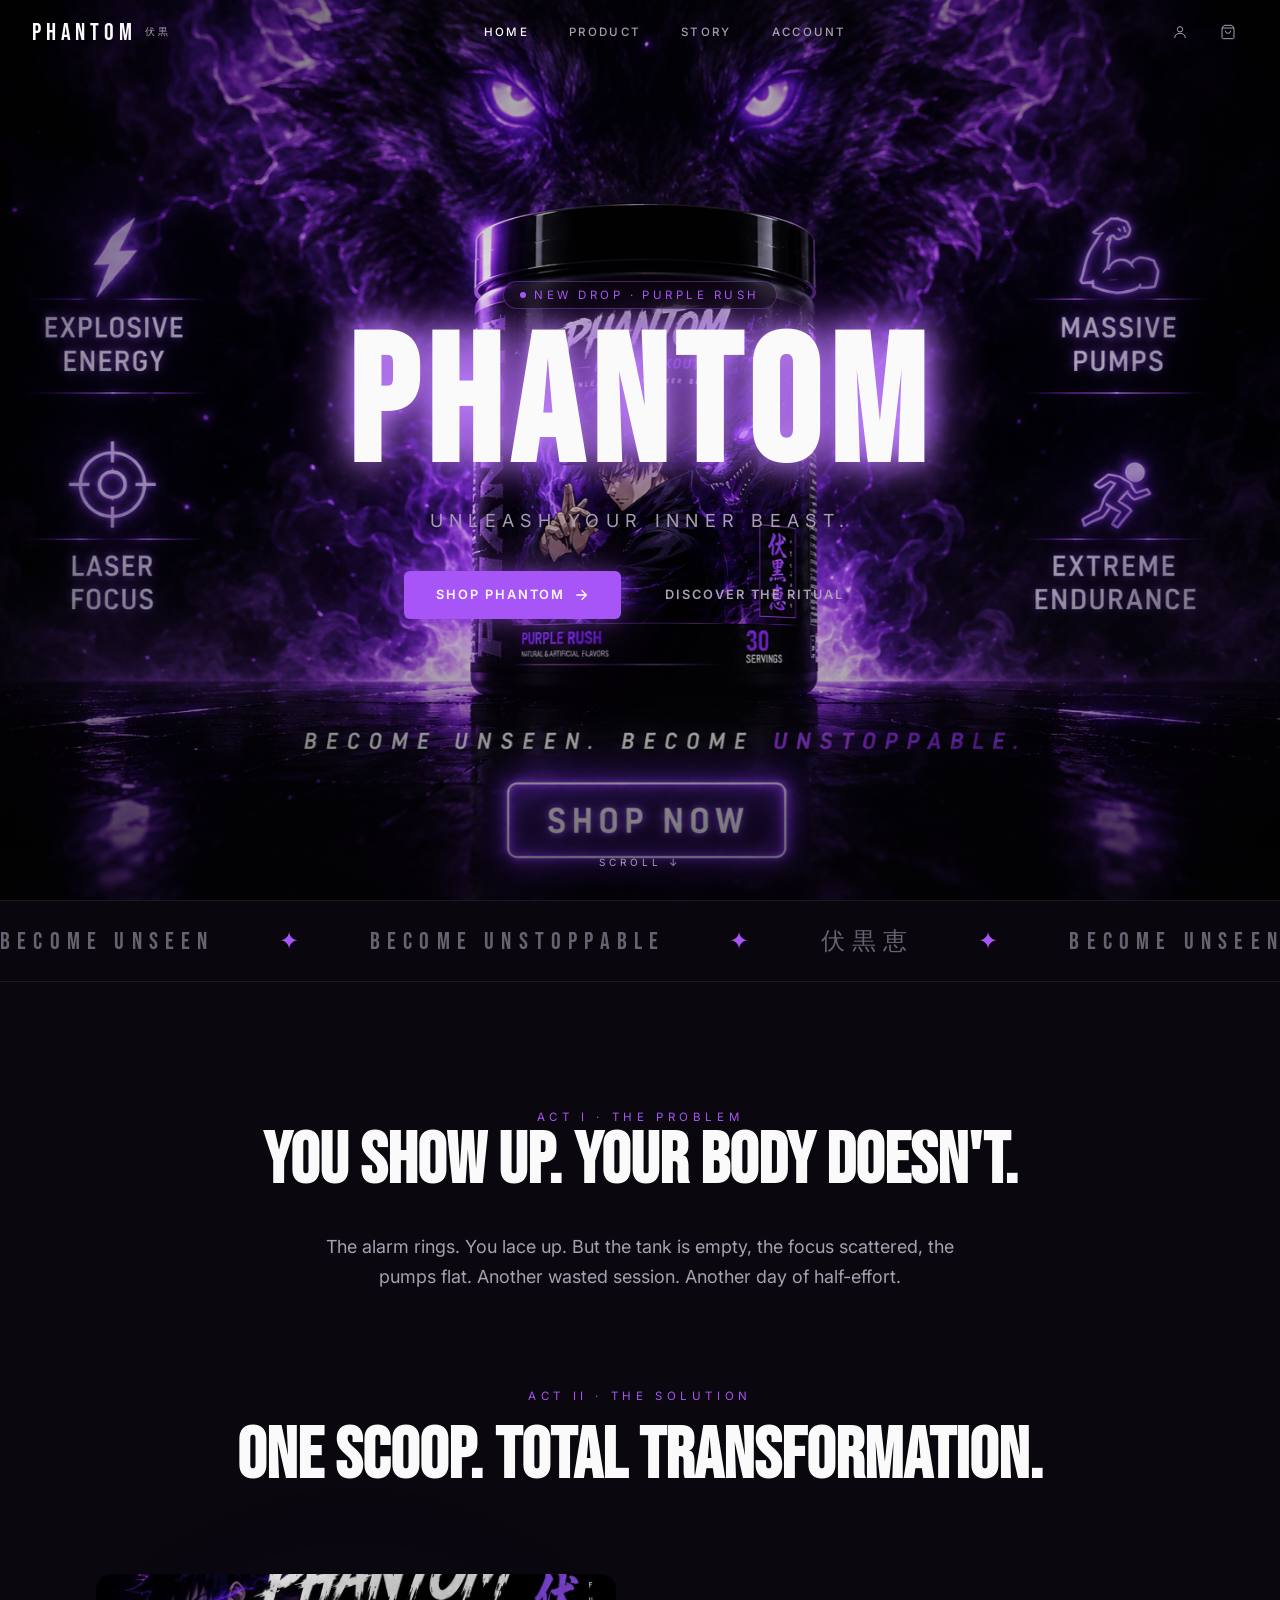
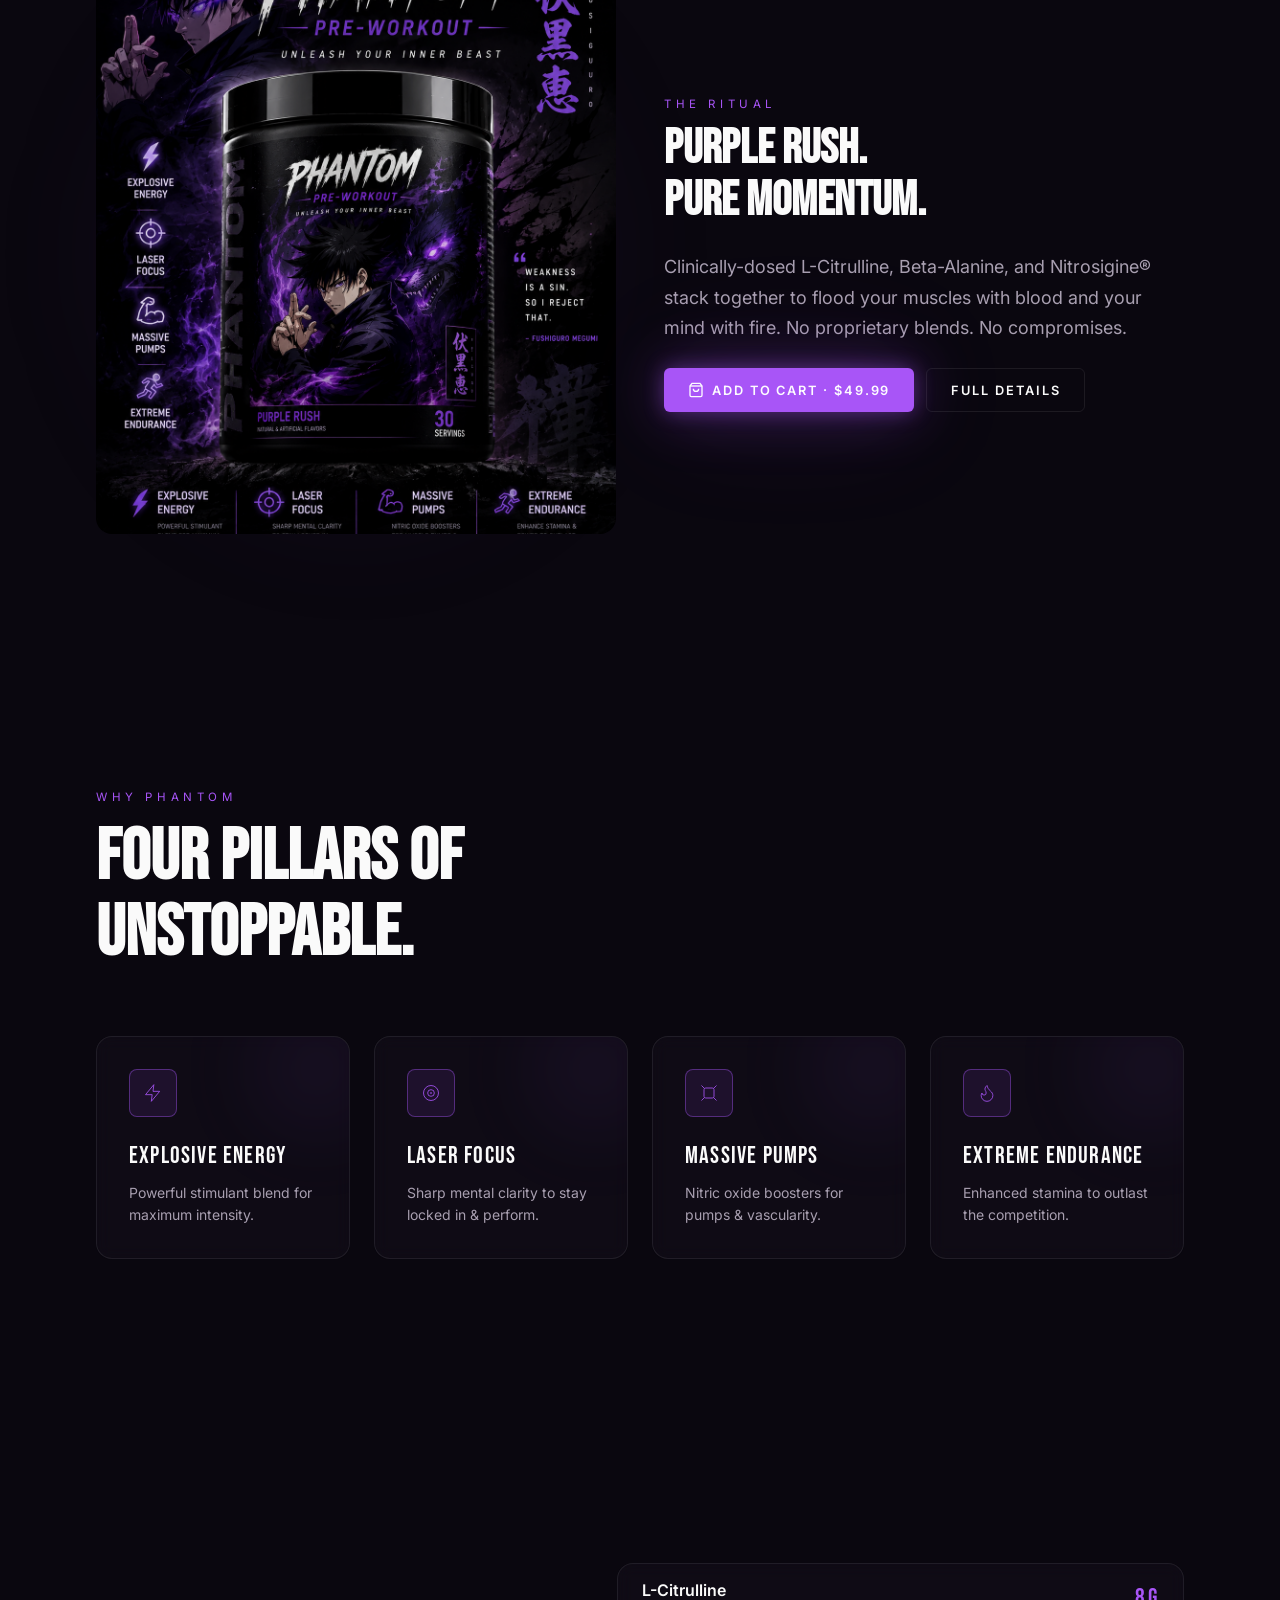
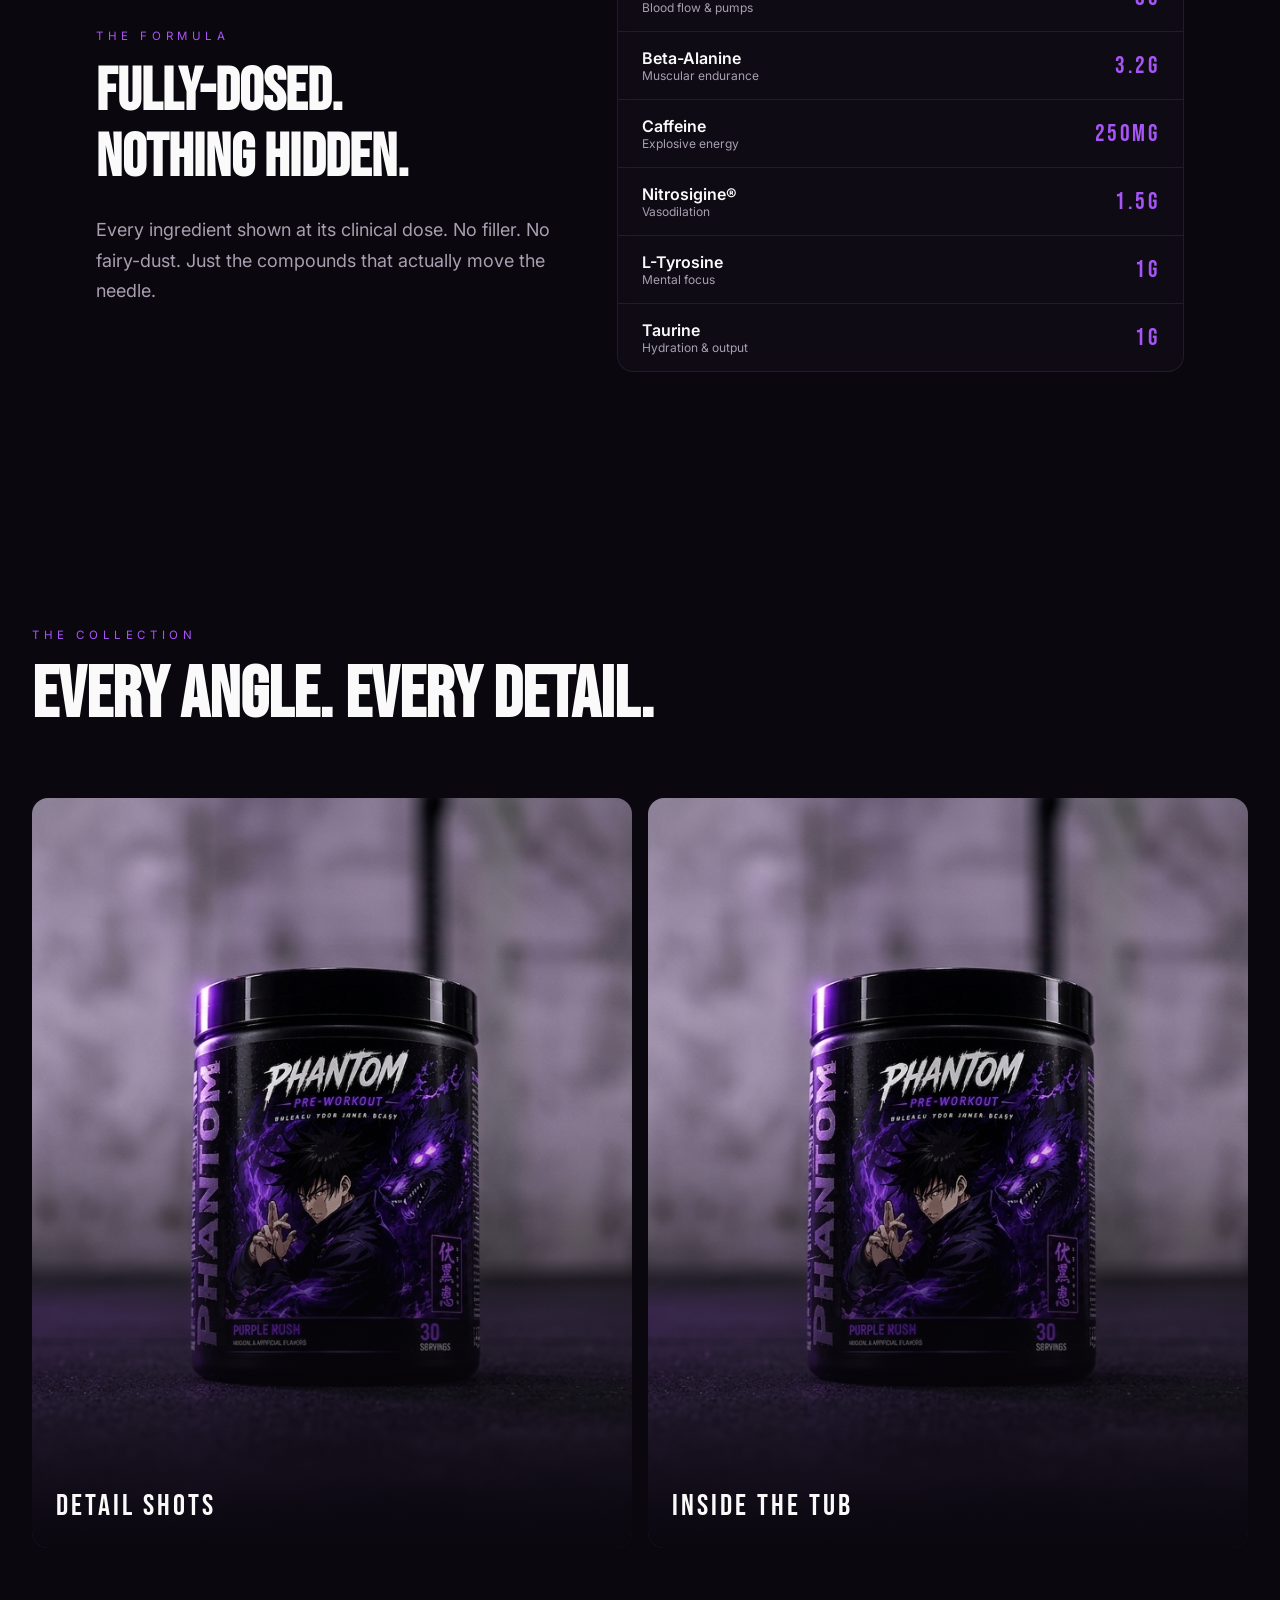
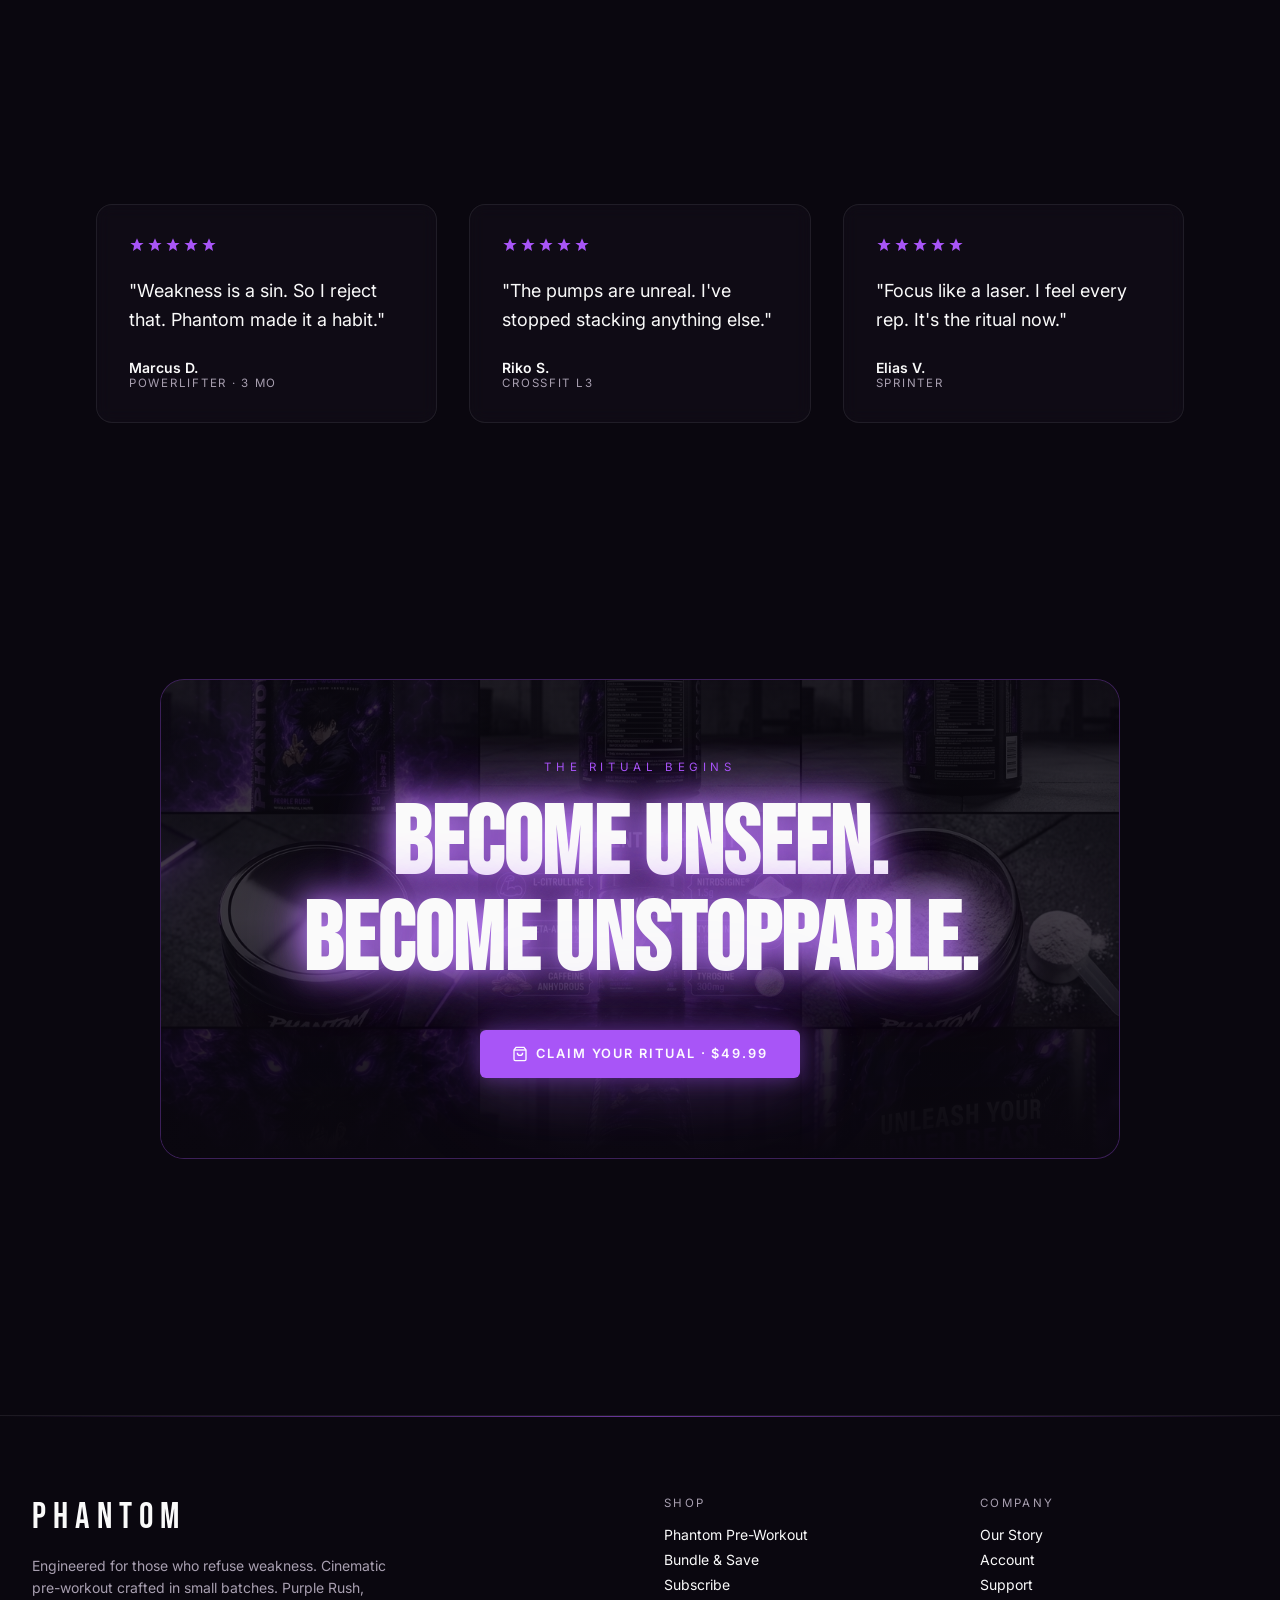
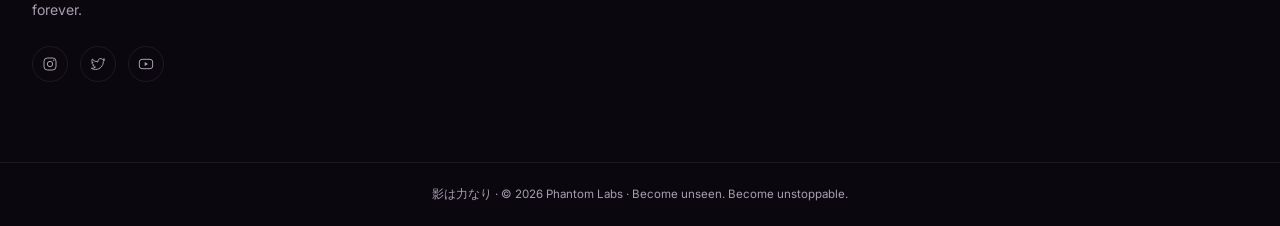
<file: index.html>
<!DOCTYPE html>
<html lang="en">
<head>
<meta charset="UTF-8">
<meta name="viewport" content="width=device-width, initial-scale=1">
<title>PHANTOM — Unleash Your Inner Beast</title>
<meta name="description" content="PHANTOM Pre-Workout. Explosive energy, laser focus, massive pumps. Purple Rush flavor. 30 servings of unstoppable.">
<link rel="icon" href="data:,">
<link rel="stylesheet" href="styles.css">
</head>
<body>

<header class="nav" id="siteNav">
  <div class="nav-inner">
    <a href="index.html" class="brand">
      <span class="logo">PHANTOM</span>
      <span class="kanji">伏黒</span>
    </a>
    <nav class="nav-links">
      <a class="nav-link active" href="index.html">Home</a>
      <a class="nav-link" href="product.html">Product</a>
      <a class="nav-link" href="about.html">Story</a>
      <a class="nav-link" href="account.html">Account</a>
    </nav>
    <div class="nav-actions">
      <a href="account.html" class="btn-icon account-link" aria-label="Account">
        <svg viewBox="0 0 24 24" fill="none" stroke="currentColor" stroke-width="1.5"><circle cx="12" cy="8" r="4"/><path d="M4 21c0-4.4 3.6-7 8-7s8 2.6 8 7"/></svg>
      </a>
      <button class="btn-icon" id="cartBtn" aria-label="Cart">
        <svg viewBox="0 0 24 24" fill="none" stroke="currentColor" stroke-width="1.5"><path d="M6 2 3 6v14a2 2 0 0 0 2 2h14a2 2 0 0 0 2-2V6l-3-4Z"/><path d="M3 6h18"/><path d="M16 10a4 4 0 0 1-8 0"/></svg>
        <span class="cart-badge" id="cartBadgeNav">0</span>
      </button>
      <button class="btn-icon menu-toggle" id="menuToggle" aria-label="Menu">
        <svg viewBox="0 0 24 24" fill="none" stroke="currentColor" stroke-width="1.5"><path d="M4 7h16M4 12h16M4 17h16"/></svg>
      </button>
    </div>
  </div>
  <div class="mobile-menu" id="mobileMenu">
    <div class="inner">
      <a href="index.html">Home</a>
      <a href="product.html">Product</a>
      <a href="about.html">Story</a>
      <a href="account.html">Account</a>
    </div>
  </div>
</header>

<main>

  <!-- HERO -->
  <section class="hero" id="hero">
    <div class="hero-media">
      <img src="Hero image.png" alt="Phantom pre-workout cinematic hero">
    </div>
    <div class="hero-overlay"></div>
    <div class="hero-vignette"></div>
    <div class="hero-content">
      <div class="hero-badge"><span class="dot"></span>New Drop · Purple Rush</div>
      <h1 class="text-glow">PHANTOM</h1>
      <p class="hero-sub text-balance">Unleash your inner beast.</p>
      <div class="hero-cta">
        <a href="product.html" class="btn btn-primary btn-lg glow">Shop Phantom
          <svg width="16" height="16" viewBox="0 0 24 24" fill="none" stroke="currentColor" stroke-width="2"><path d="M5 12h14M13 5l7 7-7 7"/></svg>
        </a>
        <a href="#story" class="btn btn-ghost btn-lg">Discover the ritual</a>
      </div>
    </div>
    <div class="scroll-hint">Scroll ↓</div>
  </section>

  <!-- MARQUEE -->
  <section class="marquee-wrap">
    <div class="marquee" id="marquee"></div>
  </section>

  <!-- PROBLEM / SOLUTION -->
  <section id="story" class="section">
    <div class="section-narrow">
      <div class="eyebrow reveal">Act I · The Problem</div>
      <h2 class="story-h2 reveal">You show up. Your body doesn't.</h2>
      <p class="story-body reveal">The alarm rings. You lace up. But the tank is empty, the focus scattered, the pumps flat. Another wasted session. Another day of half-effort.</p>
    </div>

    <div class="wrap" style="max-width:1152px;margin-top:96px;">
      <div class="eyebrow reveal" style="text-align:center;">Act II · The Solution</div>
      <h2 class="story-h2 reveal" style="text-align:center;margin-top:16px;">One scoop. Total transformation.</h2>

      <div class="solution-grid">
        <div class="solution-media reveal">
          <div class="glow"></div>
          <img src="image.png" alt="Phantom pre-workout tub">
        </div>
        <div class="solution-copy reveal">
          <div class="eyebrow">The Ritual</div>
          <h3 style="margin-top:12px;">Purple Rush.<br>Pure momentum.</h3>
          <p>Clinically-dosed L-Citrulline, Beta-Alanine, and Nitrosigine® stack together to flood your muscles with blood and your mind with fire. No proprietary blends. No compromises.</p>
          <div class="actions">
            <button class="btn btn-primary glow" data-add-phantom>
              <svg width="16" height="16" viewBox="0 0 24 24" fill="none" stroke="currentColor" stroke-width="2"><path d="M6 2 3 6v14a2 2 0 0 0 2 2h14a2 2 0 0 0 2-2V6l-3-4Z"/><path d="M3 6h18"/><path d="M16 10a4 4 0 0 1-8 0"/></svg>
              Add to cart · $49.99
            </button>
            <a href="product.html" class="btn btn-outline">Full details</a>
          </div>
        </div>
      </div>
    </div>
  </section>

  <!-- PILLARS -->
  <section class="section">
    <div class="wrap" style="max-width:1152px;">
      <div class="eyebrow reveal">Why Phantom</div>
      <h2 class="story-h2 reveal" style="margin-top:16px;max-width:42rem;">Four pillars of unstoppable.</h2>

      <div class="pillars-grid">
        <div class="pillar reveal">
          <div class="blob"></div>
          <div class="ico"><svg viewBox="0 0 24 24" fill="none" stroke="currentColor"><path d="M13 2 3 14h8l-1 8 10-12h-8l1-8Z"/></svg></div>
          <div class="t">Explosive Energy</div>
          <p class="b">Powerful stimulant blend for maximum intensity.</p>
        </div>
        <div class="pillar reveal">
          <div class="blob"></div>
          <div class="ico"><svg viewBox="0 0 24 24" fill="none" stroke="currentColor"><circle cx="12" cy="12" r="9"/><circle cx="12" cy="12" r="4"/><circle cx="12" cy="12" r="0.5" fill="currentColor"/></svg></div>
          <div class="t">Laser Focus</div>
          <p class="b">Sharp mental clarity to stay locked in & perform.</p>
        </div>
        <div class="pillar reveal">
          <div class="blob"></div>
          <div class="ico"><svg viewBox="0 0 24 24" fill="none" stroke="currentColor"><path d="M6.5 6.5 3 3M6.5 17.5 3 21M17.5 6.5 21 3M17.5 17.5 21 21"/><rect x="6" y="6" width="12" height="12" rx="2"/></svg></div>
          <div class="t">Massive Pumps</div>
          <p class="b">Nitric oxide boosters for pumps & vascularity.</p>
        </div>
        <div class="pillar reveal">
          <div class="blob"></div>
          <div class="ico"><svg viewBox="0 0 24 24" fill="none" stroke="currentColor"><path d="M8.5 14.5A2.5 2.5 0 0 0 11 12c0-1.38-.5-2-1-3-1.072-2.143-.224-4.054 2-6 .5 2.5 2 4.9 4 6.5 2 1.6 3 3.5 3 5.5a7 7 0 1 1-14 0c0-1.153.433-2.294 1-3a2.5 2.5 0 0 0 2.5 2.5"/></svg></div>
          <div class="t">Extreme Endurance</div>
          <p class="b">Enhanced stamina to outlast the competition.</p>
        </div>
      </div>
    </div>
  </section>

  <!-- INGREDIENTS -->
  <section class="section">
    <div class="wrap" style="max-width:1152px;">
      <div class="ingredient-grid">
        <div class="ingredient-copy reveal">
          <div class="eyebrow">The Formula</div>
          <h2 style="margin-top:16px;">Fully-dosed.<br>Nothing hidden.</h2>
          <p>Every ingredient shown at its clinical dose. No filler. No fairy-dust. Just the compounds that actually move the needle.</p>
        </div>
        <div class="ingredient-list reveal">
          <div class="ingredient-row"><div><div class="n">L-Citrulline</div><div class="note">Blood flow & pumps</div></div><div class="dose">8g</div></div>
          <div class="ingredient-row"><div><div class="n">Beta-Alanine</div><div class="note">Muscular endurance</div></div><div class="dose">3.2g</div></div>
          <div class="ingredient-row"><div><div class="n">Caffeine</div><div class="note">Explosive energy</div></div><div class="dose">250mg</div></div>
          <div class="ingredient-row"><div><div class="n">Nitrosigine®</div><div class="note">Vasodilation</div></div><div class="dose">1.5g</div></div>
          <div class="ingredient-row"><div><div class="n">L-Tyrosine</div><div class="note">Mental focus</div></div><div class="dose">1g</div></div>
          <div class="ingredient-row"><div><div class="n">Taurine</div><div class="note">Hydration & output</div></div><div class="dose">1g</div></div>
        </div>
      </div>
    </div>
  </section>

  <!-- GALLERY -->
  <section class="section">
    <div class="wrap">
      <div class="eyebrow reveal">The Collection</div>
      <h2 class="story-h2 reveal" style="margin-top:16px;">Every angle. Every detail.</h2>

      <div class="gallery-grid">
        <div class="gallery-card reveal">
          <img src="Gemini_Generated_Image_ks1yljks1yljks1y.png" alt="Phantom lineup">
          <div class="label">DETAIL SHOTS</div>
        </div>
        <div class="gallery-card reveal">
          <img src="Gemini_Generated_Image_ks1yljks1yljks1y.png" alt="Phantom ingredients">
          <div class="label">INSIDE THE TUB</div>
        </div>
      </div>
    </div>
  </section>

  <!-- SOCIAL PROOF -->
  <section class="section">
    <div class="wrap" style="max-width:1152px;">
      <div class="testimonial-grid">
        <div class="testimonial reveal">
          <div class="stars">
            <svg viewBox="0 0 24 24"><path d="M12 2l3 7h7l-5.6 4.2L18 21l-6-4.2L6 21l1.6-7.8L2 9h7z"/></svg>
            <svg viewBox="0 0 24 24"><path d="M12 2l3 7h7l-5.6 4.2L18 21l-6-4.2L6 21l1.6-7.8L2 9h7z"/></svg>
            <svg viewBox="0 0 24 24"><path d="M12 2l3 7h7l-5.6 4.2L18 21l-6-4.2L6 21l1.6-7.8L2 9h7z"/></svg>
            <svg viewBox="0 0 24 24"><path d="M12 2l3 7h7l-5.6 4.2L18 21l-6-4.2L6 21l1.6-7.8L2 9h7z"/></svg>
            <svg viewBox="0 0 24 24"><path d="M12 2l3 7h7l-5.6 4.2L18 21l-6-4.2L6 21l1.6-7.8L2 9h7z"/></svg>
          </div>
          <p>"Weakness is a sin. So I reject that. Phantom made it a habit."</p>
          <div class="name">Marcus D.</div>
          <div class="role">Powerlifter · 3 mo</div>
        </div>
        <div class="testimonial reveal">
          <div class="stars">
            <svg viewBox="0 0 24 24"><path d="M12 2l3 7h7l-5.6 4.2L18 21l-6-4.2L6 21l1.6-7.8L2 9h7z"/></svg>
            <svg viewBox="0 0 24 24"><path d="M12 2l3 7h7l-5.6 4.2L18 21l-6-4.2L6 21l1.6-7.8L2 9h7z"/></svg>
            <svg viewBox="0 0 24 24"><path d="M12 2l3 7h7l-5.6 4.2L18 21l-6-4.2L6 21l1.6-7.8L2 9h7z"/></svg>
            <svg viewBox="0 0 24 24"><path d="M12 2l3 7h7l-5.6 4.2L18 21l-6-4.2L6 21l1.6-7.8L2 9h7z"/></svg>
            <svg viewBox="0 0 24 24"><path d="M12 2l3 7h7l-5.6 4.2L18 21l-6-4.2L6 21l1.6-7.8L2 9h7z"/></svg>
          </div>
          <p>"The pumps are unreal. I've stopped stacking anything else."</p>
          <div class="name">Riko S.</div>
          <div class="role">CrossFit L3</div>
        </div>
        <div class="testimonial reveal">
          <div class="stars">
            <svg viewBox="0 0 24 24"><path d="M12 2l3 7h7l-5.6 4.2L18 21l-6-4.2L6 21l1.6-7.8L2 9h7z"/></svg>
            <svg viewBox="0 0 24 24"><path d="M12 2l3 7h7l-5.6 4.2L18 21l-6-4.2L6 21l1.6-7.8L2 9h7z"/></svg>
            <svg viewBox="0 0 24 24"><path d="M12 2l3 7h7l-5.6 4.2L18 21l-6-4.2L6 21l1.6-7.8L2 9h7z"/></svg>
            <svg viewBox="0 0 24 24"><path d="M12 2l3 7h7l-5.6 4.2L18 21l-6-4.2L6 21l1.6-7.8L2 9h7z"/></svg>
            <svg viewBox="0 0 24 24"><path d="M12 2l3 7h7l-5.6 4.2L18 21l-6-4.2L6 21l1.6-7.8L2 9h7z"/></svg>
          </div>
          <p>"Focus like a laser. I feel every rep. It's the ritual now."</p>
          <div class="name">Elias V.</div>
          <div class="role">Sprinter</div>
        </div>
      </div>
    </div>
  </section>

  <!-- FINAL CTA -->
  <section class="section">
    <div class="wrap" style="max-width:1024px;">
      <div class="finalcta-box reveal">
        <div class="finalcta-bg"><img src="Gemini_Generated_Image_ql1itoql1itoql1i.png" alt=""></div>
        <div class="eyebrow">The Ritual Begins</div>
        <h2 class="text-glow">Become unseen.<br>Become unstoppable.</h2>
        <div class="actions">
          <button class="btn btn-primary btn-lg glow" data-add-phantom>
            <svg width="16" height="16" viewBox="0 0 24 24" fill="none" stroke="currentColor" stroke-width="2"><path d="M6 2 3 6v14a2 2 0 0 0 2 2h14a2 2 0 0 0 2-2V6l-3-4Z"/><path d="M3 6h18"/><path d="M16 10a4 4 0 0 1-8 0"/></svg>
            Claim your ritual · $49.99
          </button>
        </div>
      </div>
    </div>
  </section>

  <!-- QUICK BUY -->
  <div class="quickbuy" id="quickBuy">
    <div class="quickbuy-inner">
      <img src="image.png" alt="">
      <div class="quickbuy-info">
        <div class="name">Phantom Pre-Workout</div>
        <div class="price">Purple Rush · $49.99</div>
      </div>
      <button class="btn btn-primary quickbuy-btn" data-add-phantom>Add
        <svg width="14" height="14" viewBox="0 0 24 24" fill="none" stroke="currentColor" stroke-width="2"><path d="M5 12h14M13 5l7 7-7 7"/></svg>
      </button>
    </div>
  </div>

</main>

<footer class="footer">
  <div class="footer-inner">
    <div class="footer-brand">
      <div class="footer-logo">PHANTOM</div>
      <p>Engineered for those who refuse weakness. Cinematic pre-workout crafted in small batches. Purple Rush, forever.</p>
      <div class="footer-socials">
        <a href="#" aria-label="Instagram"><svg viewBox="0 0 24 24" fill="none" stroke="currentColor" stroke-width="1.5"><rect x="3" y="3" width="18" height="18" rx="5"/><circle cx="12" cy="12" r="4"/><circle cx="17.5" cy="6.5" r="0.5" fill="currentColor"/></svg></a>
        <a href="#" aria-label="Twitter"><svg viewBox="0 0 24 24" fill="none" stroke="currentColor" stroke-width="1.5"><path d="M22 5.8c-.7.3-1.5.6-2.3.7.8-.5 1.5-1.3 1.8-2.3-.8.5-1.7.8-2.6 1a4.1 4.1 0 0 0-7 3.7A11.6 11.6 0 0 1 3.4 4.6a4.1 4.1 0 0 0 1.3 5.5c-.6 0-1.3-.2-1.8-.5v.1c0 2 1.4 3.6 3.3 4a4.1 4.1 0 0 1-1.8.1c.5 1.6 2 2.8 3.8 2.8A8.2 8.2 0 0 1 2 18.4a11.6 11.6 0 0 0 6.3 1.8c7.5 0 11.7-6.3 11.7-11.7v-.5c.8-.6 1.5-1.3 2-2.2Z"/></svg></a>
        <a href="#" aria-label="YouTube"><svg viewBox="0 0 24 24" fill="none" stroke="currentColor" stroke-width="1.5"><rect x="2" y="5" width="20" height="14" rx="4"/><path d="m10 9 5 3-5 3Z" fill="currentColor" stroke="none"/></svg></a>
      </div>
    </div>
    <div class="footer-col">
      <div class="h">Shop</div>
      <ul>
        <li><a href="product.html">Phantom Pre-Workout</a></li>
        <li><a href="product.html">Bundle & Save</a></li>
        <li><a href="product.html">Subscribe</a></li>
      </ul>
    </div>
    <div class="footer-col">
      <div class="h">Company</div>
      <ul>
        <li><a href="about.html">Our Story</a></li>
        <li><a href="account.html">Account</a></li>
        <li><a href="#">Support</a></li>
      </ul>
    </div>
  </div>
  <div class="footer-bottom">影は力なり · © 2026 Phantom Labs · Become unseen. Become unstoppable.</div>
</footer>

<div class="overlay" id="cartOverlay"></div>
<aside class="cart-sheet" id="cartSheet">
  <div class="cart-sheet-head">
    <div class="title">Your Cart</div>
    <button id="cartSheetClose" aria-label="Close cart">
      <svg viewBox="0 0 24 24" fill="none" stroke="currentColor" stroke-width="1.5"><path d="M18 6 6 18M6 6l12 12"/></svg>
    </button>
  </div>
  <div id="cartItemsBody" style="flex:1;overflow-y:auto;"></div>
  <div class="cart-footer" id="cartSheetFooter"></div>
</aside>

<div class="toast-host" id="toastHost"></div>

<script src="cart.js"></script>
<script src="main.js"></script>
<script>
  var marqueeEl = document.getElementById("marquee");
  var groups = [];
  for (var i = 0; i < 8; i++) {
    groups.push('<span class="grp">BECOME UNSEEN <span class="accent">✦</span> BECOME UNSTOPPABLE <span class="accent">✦</span> 伏黒恵 <span class="accent">✦</span></span>');
  }
  marqueeEl.innerHTML = groups.join("");
</script>
</body>
</html>
</file>
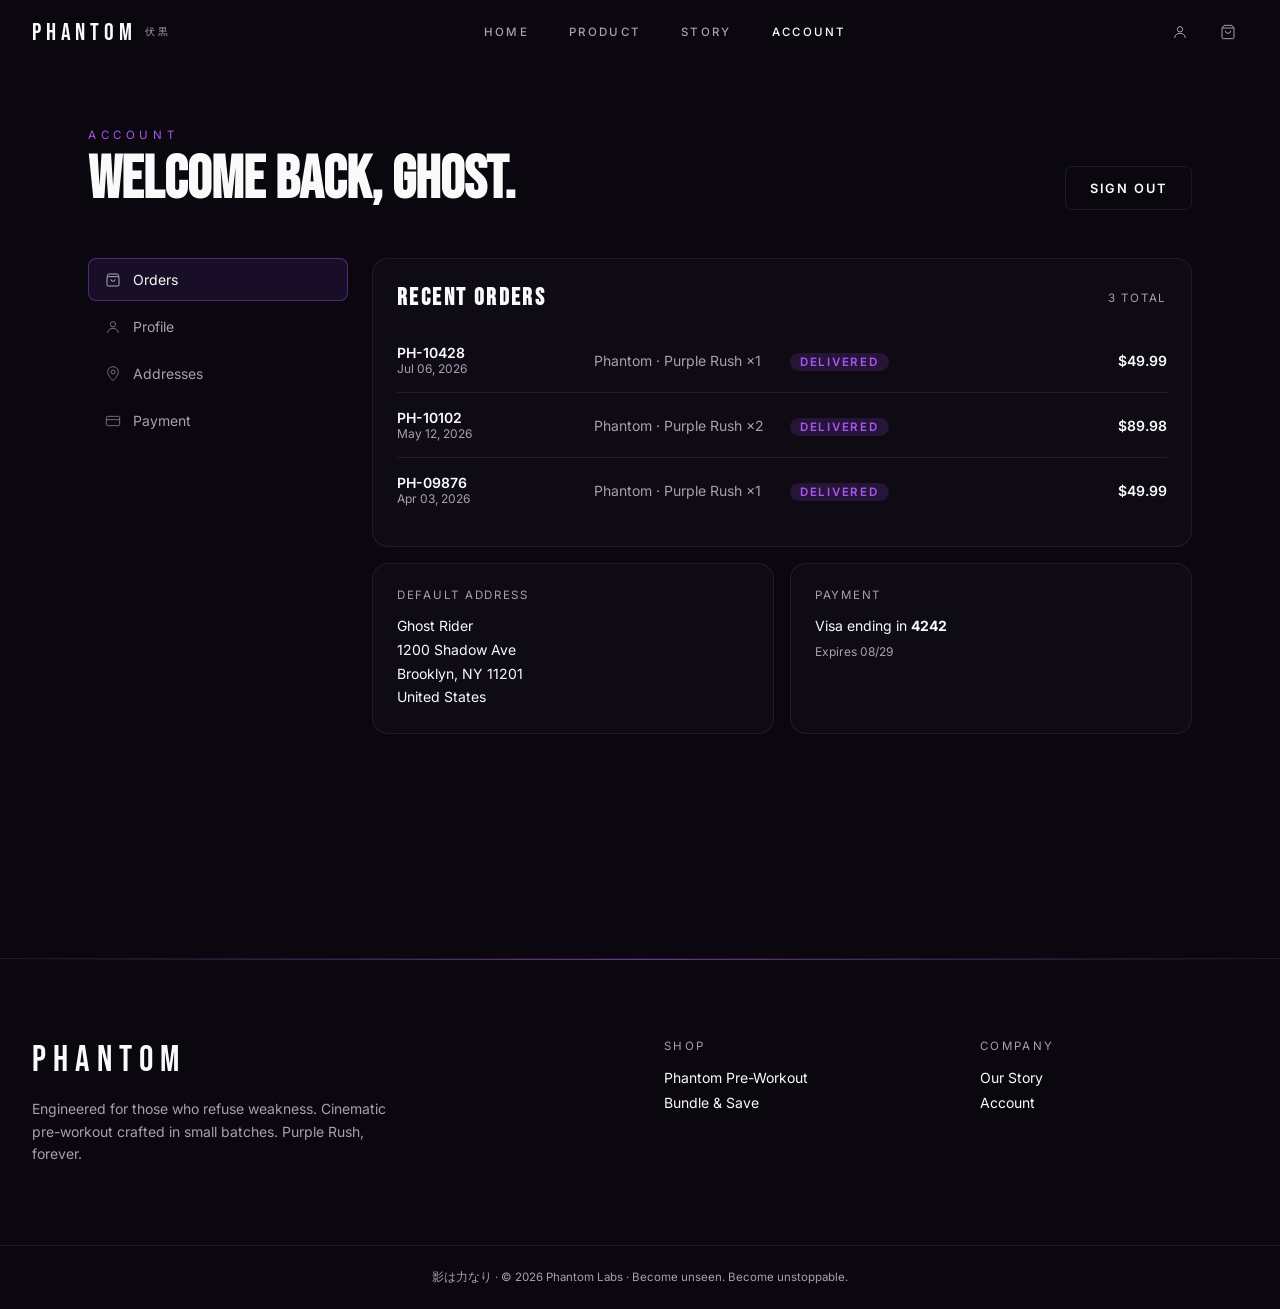
<file: account.html>
<!DOCTYPE html>
<html lang="en">
<head>
<meta charset="UTF-8">
<meta name="viewport" content="width=device-width, initial-scale=1">
<title>My Account | PHANTOM</title>
<meta name="description" content="Manage your Phantom orders, addresses, and account details.">
<link rel="icon" href="data:,">
<link rel="stylesheet" href="styles.css">
</head>
<body>

<header class="nav" id="siteNav">
  <div class="nav-inner">
    <a href="index.html" class="brand">
      <span class="logo">PHANTOM</span>
      <span class="kanji">伏黒</span>
    </a>
    <nav class="nav-links">
      <a class="nav-link" href="index.html">Home</a>
      <a class="nav-link" href="product.html">Product</a>
      <a class="nav-link" href="about.html">Story</a>
      <a class="nav-link active" href="account.html">Account</a>
    </nav>
    <div class="nav-actions">
      <a href="account.html" class="btn-icon account-link" aria-label="Account">
        <svg viewBox="0 0 24 24" fill="none" stroke="currentColor" stroke-width="1.5"><circle cx="12" cy="8" r="4"/><path d="M4 21c0-4.4 3.6-7 8-7s8 2.6 8 7"/></svg>
      </a>
      <button class="btn-icon" id="cartBtn" aria-label="Cart">
        <svg viewBox="0 0 24 24" fill="none" stroke="currentColor" stroke-width="1.5"><path d="M6 2 3 6v14a2 2 0 0 0 2 2h14a2 2 0 0 0 2-2V6l-3-4Z"/><path d="M3 6h18"/><path d="M16 10a4 4 0 0 1-8 0"/></svg>
        <span class="cart-badge" id="cartBadgeNav">0</span>
      </button>
      <button class="btn-icon menu-toggle" id="menuToggle" aria-label="Menu">
        <svg viewBox="0 0 24 24" fill="none" stroke="currentColor" stroke-width="1.5"><path d="M4 7h16M4 12h16M4 17h16"/></svg>
      </button>
    </div>
  </div>
  <div class="mobile-menu" id="mobileMenu">
    <div class="inner">
      <a href="index.html">Home</a>
      <a href="product.html">Product</a>
      <a href="about.html">Story</a>
      <a href="account.html">Account</a>
    </div>
  </div>
</header>

<main>
  <div class="account-wrap">
    <div class="account-head">
      <div>
        <div class="eyebrow">Account</div>
        <h1>Welcome back, Ghost.</h1>
      </div>
      <button class="btn btn-outline">Sign out</button>
    </div>

    <div class="account-grid">
      <nav class="account-nav">
        <button class="active"><svg viewBox="0 0 24 24" fill="none" stroke="currentColor"><rect x="3" y="7" width="18" height="14" rx="2"/><path d="M3 7l2-4h14l2 4"/><path d="M9 11a3 3 0 0 0 6 0"/></svg>Orders</button>
        <button><svg viewBox="0 0 24 24" fill="none" stroke="currentColor"><circle cx="12" cy="8" r="4"/><path d="M4 21c0-4.4 3.6-7 8-7s8 2.6 8 7"/></svg>Profile</button>
        <button><svg viewBox="0 0 24 24" fill="none" stroke="currentColor"><path d="M12 22s8-7.5 8-13a8 8 0 0 0-16 0c0 5.5 8 13 8 13Z"/><circle cx="12" cy="9" r="3"/></svg>Addresses</button>
        <button><svg viewBox="0 0 24 24" fill="none" stroke="currentColor"><rect x="2" y="5" width="20" height="14" rx="2"/><path d="M2 10h20"/></svg>Payment</button>
      </nav>

      <div class="account-main">
        <div class="orders-box">
          <div class="orders-box-head">
            <h2>Recent Orders</h2>
            <div class="count">3 total</div>
          </div>
          <div class="orders-list">
            <div class="order-row">
              <div><div class="id">PH-10428</div><div class="date">Jul 06, 2026</div></div>
              <div class="items">Phantom · Purple Rush ×1</div>
              <div class="status-wrap"><span class="status">Delivered</span></div>
              <div class="total">$49.99</div>
            </div>
            <div class="order-row">
              <div><div class="id">PH-10102</div><div class="date">May 12, 2026</div></div>
              <div class="items">Phantom · Purple Rush ×2</div>
              <div class="status-wrap"><span class="status">Delivered</span></div>
              <div class="total">$89.98</div>
            </div>
            <div class="order-row">
              <div><div class="id">PH-09876</div><div class="date">Apr 03, 2026</div></div>
              <div class="items">Phantom · Purple Rush ×1</div>
              <div class="status-wrap"><span class="status">Delivered</span></div>
              <div class="total">$49.99</div>
            </div>
          </div>
        </div>

        <div class="account-cards">
          <div class="account-card">
            <div class="h">Default address</div>
            <p>Ghost Rider<br>1200 Shadow Ave<br>Brooklyn, NY 11201<br>United States</p>
          </div>
          <div class="account-card">
            <div class="h">Payment</div>
            <p>Visa ending in <strong>4242</strong></p>
            <p style="margin-top:4px;color:var(--muted-foreground);font-size:0.75rem;">Expires 08/29</p>
          </div>
        </div>
      </div>
    </div>
  </div>
</main>

<footer class="footer">
  <div class="footer-inner">
    <div class="footer-brand">
      <div class="footer-logo">PHANTOM</div>
      <p>Engineered for those who refuse weakness. Cinematic pre-workout crafted in small batches. Purple Rush, forever.</p>
    </div>
    <div class="footer-col">
      <div class="h">Shop</div>
      <ul>
        <li><a href="product.html">Phantom Pre-Workout</a></li>
        <li><a href="product.html">Bundle & Save</a></li>
      </ul>
    </div>
    <div class="footer-col">
      <div class="h">Company</div>
      <ul>
        <li><a href="about.html">Our Story</a></li>
        <li><a href="account.html">Account</a></li>
      </ul>
    </div>
  </div>
  <div class="footer-bottom">影は力なり · © 2026 Phantom Labs · Become unseen. Become unstoppable.</div>
</footer>

<div class="overlay" id="cartOverlay"></div>
<aside class="cart-sheet" id="cartSheet">
  <div class="cart-sheet-head">
    <div class="title">Your Cart</div>
    <button id="cartSheetClose" aria-label="Close cart">
      <svg viewBox="0 0 24 24" fill="none" stroke="currentColor" stroke-width="1.5"><path d="M18 6 6 18M6 6l12 12"/></svg>
    </button>
  </div>
  <div id="cartItemsBody" style="flex:1;overflow-y:auto;"></div>
  <div class="cart-footer" id="cartSheetFooter"></div>
</aside>

<div class="toast-host" id="toastHost"></div>

<script src="cart.js"></script>
<script src="main.js"></script>
</body>
</html>
</file>
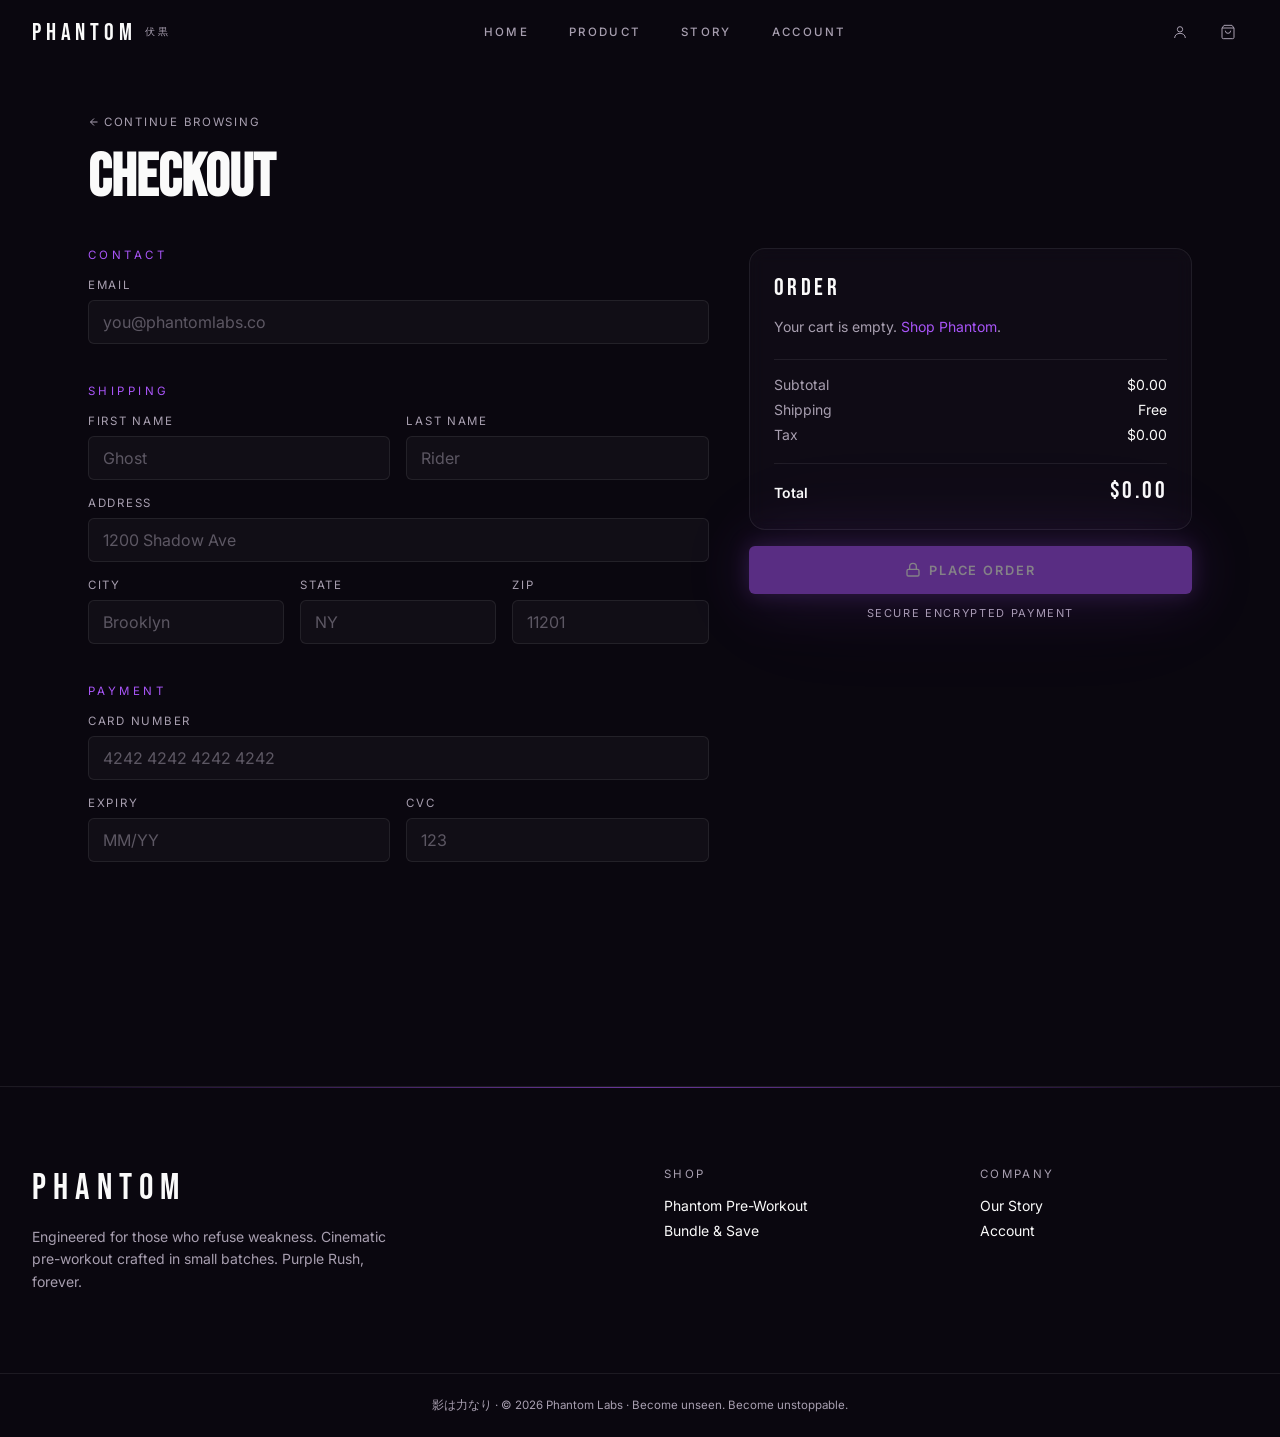
<file: checkout.html>
<!DOCTYPE html>
<html lang="en">
<head>
<meta charset="UTF-8">
<meta name="viewport" content="width=device-width, initial-scale=1">
<title>Checkout | PHANTOM</title>
<meta name="description" content="Complete your Phantom order. Fast, secure checkout.">
<link rel="icon" href="data:,">
<link rel="stylesheet" href="styles.css">
</head>
<body>

<header class="nav" id="siteNav">
  <div class="nav-inner">
    <a href="index.html" class="brand">
      <span class="logo">PHANTOM</span>
      <span class="kanji">伏黒</span>
    </a>
    <nav class="nav-links">
      <a class="nav-link" href="index.html">Home</a>
      <a class="nav-link" href="product.html">Product</a>
      <a class="nav-link" href="about.html">Story</a>
      <a class="nav-link" href="account.html">Account</a>
    </nav>
    <div class="nav-actions">
      <a href="account.html" class="btn-icon account-link" aria-label="Account">
        <svg viewBox="0 0 24 24" fill="none" stroke="currentColor" stroke-width="1.5"><circle cx="12" cy="8" r="4"/><path d="M4 21c0-4.4 3.6-7 8-7s8 2.6 8 7"/></svg>
      </a>
      <button class="btn-icon" id="cartBtn" aria-label="Cart">
        <svg viewBox="0 0 24 24" fill="none" stroke="currentColor" stroke-width="1.5"><path d="M6 2 3 6v14a2 2 0 0 0 2 2h14a2 2 0 0 0 2-2V6l-3-4Z"/><path d="M3 6h18"/><path d="M16 10a4 4 0 0 1-8 0"/></svg>
        <span class="cart-badge" id="cartBadgeNav">0</span>
      </button>
      <button class="btn-icon menu-toggle" id="menuToggle" aria-label="Menu">
        <svg viewBox="0 0 24 24" fill="none" stroke="currentColor" stroke-width="1.5"><path d="M4 7h16M4 12h16M4 17h16"/></svg>
      </button>
    </div>
  </div>
  <div class="mobile-menu" id="mobileMenu">
    <div class="inner">
      <a href="index.html">Home</a>
      <a href="product.html">Product</a>
      <a href="about.html">Story</a>
      <a href="account.html">Account</a>
    </div>
  </div>
</header>

<main>
  <div class="checkout-wrap">
    <a href="index.html" class="checkout-back">
      <svg viewBox="0 0 24 24" fill="none" stroke="currentColor" stroke-width="2"><path d="M19 12H5M12 19l-7-7 7-7"/></svg>
      Continue browsing
    </a>
    <h1>Checkout</h1>

    <form class="checkout-grid" id="checkoutForm">
      <div class="checkout-main">
        <div class="cform-section">
          <div class="h">Contact</div>
          <div class="cform-fields">
            <div class="field"><span class="lbl">Email</span><input type="email" required placeholder="you@phantomlabs.co"></div>
          </div>
        </div>

        <div class="cform-section">
          <div class="h">Shipping</div>
          <div class="cform-fields">
            <div class="cform-row2">
              <div class="field"><span class="lbl">First name</span><input required placeholder="Ghost"></div>
              <div class="field"><span class="lbl">Last name</span><input required placeholder="Rider"></div>
            </div>
            <div class="field"><span class="lbl">Address</span><input required placeholder="1200 Shadow Ave"></div>
            <div class="cform-row3">
              <div class="field"><span class="lbl">City</span><input required placeholder="Brooklyn"></div>
              <div class="field"><span class="lbl">State</span><input required placeholder="NY"></div>
              <div class="field"><span class="lbl">ZIP</span><input required placeholder="11201"></div>
            </div>
          </div>
        </div>

        <div class="cform-section">
          <div class="h">Payment</div>
          <div class="cform-fields">
            <div class="field"><span class="lbl">Card number</span><input required placeholder="4242 4242 4242 4242" inputmode="numeric"></div>
            <div class="cform-row2">
              <div class="field"><span class="lbl">Expiry</span><input required placeholder="MM/YY"></div>
              <div class="field"><span class="lbl">CVC</span><input required placeholder="123"></div>
            </div>
          </div>
        </div>
      </div>

      <aside>
        <div class="order-box" id="orderBox"></div>
        <button type="submit" class="btn btn-primary btn-lg glow" id="checkoutSubmit" style="width:100%;margin-top:16px;">
          <svg width="16" height="16" viewBox="0 0 24 24" fill="none" stroke="currentColor" stroke-width="2"><rect x="3" y="11" width="18" height="10" rx="2"/><path d="M7 11V7a5 5 0 0 1 10 0v4"/></svg>
          Place order
        </button>
        <p class="order-secure">Secure encrypted payment</p>
      </aside>
    </form>
  </div>
</main>

<footer class="footer">
  <div class="footer-inner">
    <div class="footer-brand">
      <div class="footer-logo">PHANTOM</div>
      <p>Engineered for those who refuse weakness. Cinematic pre-workout crafted in small batches. Purple Rush, forever.</p>
    </div>
    <div class="footer-col">
      <div class="h">Shop</div>
      <ul>
        <li><a href="product.html">Phantom Pre-Workout</a></li>
        <li><a href="product.html">Bundle & Save</a></li>
      </ul>
    </div>
    <div class="footer-col">
      <div class="h">Company</div>
      <ul>
        <li><a href="about.html">Our Story</a></li>
        <li><a href="account.html">Account</a></li>
      </ul>
    </div>
  </div>
  <div class="footer-bottom">影は力なり · © 2026 Phantom Labs · Become unseen. Become unstoppable.</div>
</footer>

<div class="overlay" id="cartOverlay"></div>
<aside class="cart-sheet" id="cartSheet">
  <div class="cart-sheet-head">
    <div class="title">Your Cart</div>
    <button id="cartSheetClose" aria-label="Close cart">
      <svg viewBox="0 0 24 24" fill="none" stroke="currentColor" stroke-width="1.5"><path d="M18 6 6 18M6 6l12 12"/></svg>
    </button>
  </div>
  <div id="cartItemsBody" style="flex:1;overflow-y:auto;"></div>
  <div class="cart-footer" id="cartSheetFooter"></div>
</aside>

<div class="toast-host" id="toastHost"></div>

<script src="cart.js"></script>
<script src="main.js"></script>
</body>
</html>
</file>
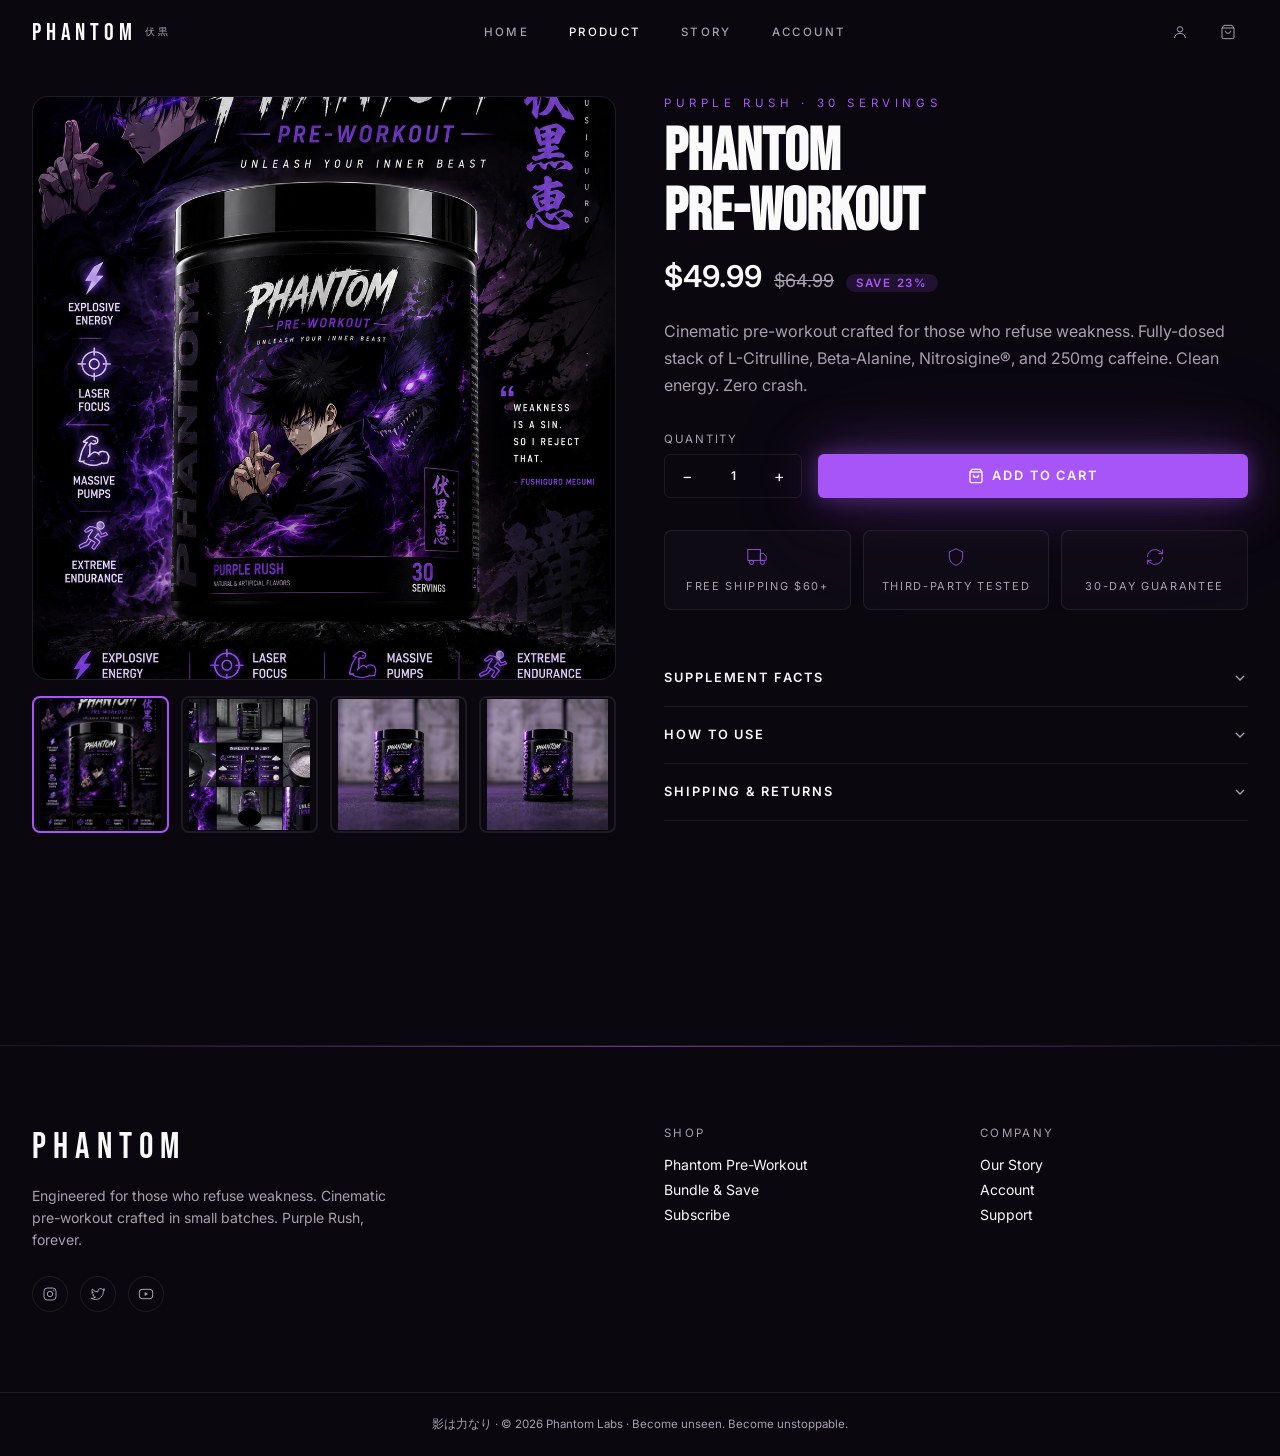
<file: product.html>
<!DOCTYPE html>
<html lang="en">
<head>
<meta charset="UTF-8">
<meta name="viewport" content="width=device-width, initial-scale=1">
<title>Phantom Pre-Workout · Purple Rush | PHANTOM</title>
<meta name="description" content="Fully-dosed pre-workout with L-Citrulline 8g, Beta-Alanine 3.2g, Caffeine 250mg. 30 servings.">
<link rel="icon" href="data:,">
<link rel="stylesheet" href="styles.css">
</head>
<body>

<header class="nav" id="siteNav">
  <div class="nav-inner">
    <a href="index.html" class="brand">
      <span class="logo">PHANTOM</span>
      <span class="kanji">伏黒</span>
    </a>
    <nav class="nav-links">
      <a class="nav-link" href="index.html">Home</a>
      <a class="nav-link active" href="product.html">Product</a>
      <a class="nav-link" href="about.html">Story</a>
      <a class="nav-link" href="account.html">Account</a>
    </nav>
    <div class="nav-actions">
      <a href="account.html" class="btn-icon account-link" aria-label="Account">
        <svg viewBox="0 0 24 24" fill="none" stroke="currentColor" stroke-width="1.5"><circle cx="12" cy="8" r="4"/><path d="M4 21c0-4.4 3.6-7 8-7s8 2.6 8 7"/></svg>
      </a>
      <button class="btn-icon" id="cartBtn" aria-label="Cart">
        <svg viewBox="0 0 24 24" fill="none" stroke="currentColor" stroke-width="1.5"><path d="M6 2 3 6v14a2 2 0 0 0 2 2h14a2 2 0 0 0 2-2V6l-3-4Z"/><path d="M3 6h18"/><path d="M16 10a4 4 0 0 1-8 0"/></svg>
        <span class="cart-badge" id="cartBadgeNav">0</span>
      </button>
      <button class="btn-icon menu-toggle" id="menuToggle" aria-label="Menu">
        <svg viewBox="0 0 24 24" fill="none" stroke="currentColor" stroke-width="1.5"><path d="M4 7h16M4 12h16M4 17h16"/></svg>
      </button>
    </div>
  </div>
  <div class="mobile-menu" id="mobileMenu">
    <div class="inner">
      <a href="index.html">Home</a>
      <a href="product.html">Product</a>
      <a href="about.html">Story</a>
      <a href="account.html">Account</a>
    </div>
  </div>
</header>

<main class="page-top">
  <div class="wrap">
    <div class="product-grid">
      <div class="product-gallery">
        <div class="gallery-main" id="galleryMain">
          <div class="glow"></div>
          <img id="galleryMainImg" src="image.png" alt="Phantom pre-workout" style="transition:opacity .15s ease;">
        </div>
        <div class="gallery-thumbs">
          <button class="active"><img src="image.png" alt=""></button>
          <button><img src="Gemini_Generated_Image_ql1itoql1itoql1i.png" alt=""></button>
          <button><img src="Gemini_Generated_Image_ks1yljks1yljks1y.png" alt=""></button>
          <button><img src="Gemini_Generated_Image_ks1yljks1yljks1y.png" alt=""></button>
        </div>
      </div>

      <div class="pdetails">
        <div class="kicker">Purple Rush · 30 Servings</div>
        <h1>PHANTOM<br>Pre-Workout</h1>
        <div class="price-row">
          <span class="now">$49.99</span>
          <span class="was">$64.99</span>
          <span class="save">Save 23%</span>
        </div>
        <p class="desc">Cinematic pre-workout crafted for those who refuse weakness. Fully-dosed stack of L-Citrulline, Beta-Alanine, Nitrosigine®, and 250mg caffeine. Clean energy. Zero crash.</p>

        <div class="buy-row">
          <div>
            <div class="qty-label">Quantity</div>
            <div class="qty-control">
              <button id="qtyMinus">−</button>
              <span id="productQty">1</span>
              <button id="qtyPlus">+</button>
            </div>
          </div>
          <button class="btn btn-primary glow add-btn" id="addToCartBtn">
            <svg width="16" height="16" viewBox="0 0 24 24" fill="none" stroke="currentColor" stroke-width="2"><path d="M6 2 3 6v14a2 2 0 0 0 2 2h14a2 2 0 0 0 2-2V6l-3-4Z"/><path d="M3 6h18"/><path d="M16 10a4 4 0 0 1-8 0"/></svg>
            Add to cart
          </button>
        </div>

        <div class="trust-row">
          <div class="item">
            <svg viewBox="0 0 24 24" fill="none" stroke="currentColor"><rect x="1" y="3" width="15" height="13"/><path d="M16 8h4l3 3v5h-7V8Z"/><circle cx="5.5" cy="18.5" r="2.5"/><circle cx="18.5" cy="18.5" r="2.5"/></svg>
            <div class="t">Free shipping $60+</div>
          </div>
          <div class="item">
            <svg viewBox="0 0 24 24" fill="none" stroke="currentColor"><path d="M12 2 4 6v6c0 5 3.5 8.5 8 10 4.5-1.5 8-5 8-10V6l-8-4Z"/></svg>
            <div class="t">Third-party tested</div>
          </div>
          <div class="item">
            <svg viewBox="0 0 24 24" fill="none" stroke="currentColor"><path d="M3 12a9 9 0 0 1 15-6.7L21 8M21 3v5h-5M21 12a9 9 0 0 1-15 6.7L3 16m0 5v-5h5"/></svg>
            <div class="t">30-day guarantee</div>
          </div>
        </div>

        <div class="accordion">
          <div class="acc-item">
            <button class="acc-q"><span>Supplement facts</span><svg viewBox="0 0 24 24" fill="none" stroke="currentColor" stroke-width="2"><path d="m6 9 6 6 6-6"/></svg></button>
            <div class="acc-a"><div class="acc-a-inner">
              <ul>
                <li><span>L-Citrulline</span><span>8000 mg</span></li>
                <li><span>Beta-Alanine</span><span>3200 mg</span></li>
                <li><span>Nitrosigine®</span><span>1500 mg</span></li>
                <li><span>L-Tyrosine</span><span>1000 mg</span></li>
                <li><span>Taurine</span><span>1000 mg</span></li>
                <li><span>Caffeine Anhydrous</span><span>250 mg</span></li>
                <li><span>Theanine</span><span>100 mg</span></li>
                <li><span>AstraGin®</span><span>50 mg</span></li>
              </ul>
            </div></div>
          </div>
          <div class="acc-item">
            <button class="acc-q"><span>How to use</span><svg viewBox="0 0 24 24" fill="none" stroke="currentColor" stroke-width="2"><path d="m6 9 6 6 6-6"/></svg></button>
            <div class="acc-a"><div class="acc-a-inner">
              Mix one scoop with 10-12 oz cold water. Consume 20-30 minutes before training. Start with a half scoop to assess tolerance. Do not exceed one scoop per day.
            </div></div>
          </div>
          <div class="acc-item">
            <button class="acc-q"><span>Shipping & returns</span><svg viewBox="0 0 24 24" fill="none" stroke="currentColor" stroke-width="2"><path d="m6 9 6 6 6-6"/></svg></button>
            <div class="acc-a"><div class="acc-a-inner">
              Ships within 24 hours from our facility. Free US shipping over $60. 30-day satisfaction guarantee, no questions asked.
            </div></div>
          </div>
        </div>
      </div>
    </div>
  </div>
</main>

<footer class="footer">
  <div class="footer-inner">
    <div class="footer-brand">
      <div class="footer-logo">PHANTOM</div>
      <p>Engineered for those who refuse weakness. Cinematic pre-workout crafted in small batches. Purple Rush, forever.</p>
      <div class="footer-socials">
        <a href="#" aria-label="Instagram"><svg viewBox="0 0 24 24" fill="none" stroke="currentColor" stroke-width="1.5"><rect x="3" y="3" width="18" height="18" rx="5"/><circle cx="12" cy="12" r="4"/><circle cx="17.5" cy="6.5" r="0.5" fill="currentColor"/></svg></a>
        <a href="#" aria-label="Twitter"><svg viewBox="0 0 24 24" fill="none" stroke="currentColor" stroke-width="1.5"><path d="M22 5.8c-.7.3-1.5.6-2.3.7.8-.5 1.5-1.3 1.8-2.3-.8.5-1.7.8-2.6 1a4.1 4.1 0 0 0-7 3.7A11.6 11.6 0 0 1 3.4 4.6a4.1 4.1 0 0 0 1.3 5.5c-.6 0-1.3-.2-1.8-.5v.1c0 2 1.4 3.6 3.3 4a4.1 4.1 0 0 1-1.8.1c.5 1.6 2 2.8 3.8 2.8A8.2 8.2 0 0 1 2 18.4a11.6 11.6 0 0 0 6.3 1.8c7.5 0 11.7-6.3 11.7-11.7v-.5c.8-.6 1.5-1.3 2-2.2Z"/></svg></a>
        <a href="#" aria-label="YouTube"><svg viewBox="0 0 24 24" fill="none" stroke="currentColor" stroke-width="1.5"><rect x="2" y="5" width="20" height="14" rx="4"/><path d="m10 9 5 3-5 3Z" fill="currentColor" stroke="none"/></svg></a>
      </div>
    </div>
    <div class="footer-col">
      <div class="h">Shop</div>
      <ul>
        <li><a href="product.html">Phantom Pre-Workout</a></li>
        <li><a href="product.html">Bundle & Save</a></li>
        <li><a href="product.html">Subscribe</a></li>
      </ul>
    </div>
    <div class="footer-col">
      <div class="h">Company</div>
      <ul>
        <li><a href="about.html">Our Story</a></li>
        <li><a href="account.html">Account</a></li>
        <li><a href="#">Support</a></li>
      </ul>
    </div>
  </div>
  <div class="footer-bottom">影は力なり · © 2026 Phantom Labs · Become unseen. Become unstoppable.</div>
</footer>

<div class="overlay" id="cartOverlay"></div>
<aside class="cart-sheet" id="cartSheet">
  <div class="cart-sheet-head">
    <div class="title">Your Cart</div>
    <button id="cartSheetClose" aria-label="Close cart">
      <svg viewBox="0 0 24 24" fill="none" stroke="currentColor" stroke-width="1.5"><path d="M18 6 6 18M6 6l12 12"/></svg>
    </button>
  </div>
  <div id="cartItemsBody" style="flex:1;overflow-y:auto;"></div>
  <div class="cart-footer" id="cartSheetFooter"></div>
</aside>

<div class="toast-host" id="toastHost"></div>

<script src="cart.js"></script>
<script src="main.js"></script>
</body>
</html>
</file>
<file: styles.css>
/* =========================================================
   PHANTOM — Pre-Workout · Cinematic dark commerce
   ========================================================= */

@import url("https://fonts.googleapis.com/css2?family=Bebas+Neue&family=Inter:wght@300;400;500;600;700;800&display=swap");

:root {
  --radius: 0.5rem;

  --background: #0a070f;
  --foreground: #fafafa;
  --card: #17131f;
  --secondary: #211c2b;
  --muted: #1a1622;
  --muted-foreground: #a89fb0;
  --border: rgba(255,255,255,0.08);

  --primary: #a855f7;
  --primary-foreground: #fdfbff;

  --phantom: #a855f7;
  --phantom-glow: #c084fc;
  --phantom-deep: #3b1d5c;

  --font-display: "Bebas Neue", "Impact", sans-serif;
  --font-sans: "Inter", system-ui, sans-serif;
}

* { box-sizing: border-box; }
html { scroll-behavior: smooth; }
body {
  margin: 0;
  background: var(--background);
  color: var(--foreground);
  font-family: var(--font-sans);
  -webkit-font-smoothing: antialiased;
  overflow-x: hidden;
}
img { display: block; max-width: 100%; }
a { color: inherit; text-decoration: none; }
button { font: inherit; cursor: pointer; background: none; border: none; color: inherit; }
ul { list-style: none; margin: 0; padding: 0; }
::selection { background: var(--phantom); color: #fff; }

h1, h2, h3, h4 { margin: 0; font-family: var(--font-display); }
p { margin: 0; }

.wrap { max-width: 1280px; margin: 0 auto; padding: 0 16px; }
@media (min-width: 640px) { .wrap { padding: 0 24px; } }
@media (min-width: 1024px) { .wrap { padding: 0 32px; } }

.eyebrow { font-size: 0.72rem; text-transform: uppercase; letter-spacing: 0.4em; color: var(--phantom); }
.text-balance { text-wrap: balance; }
.text-glow { text-shadow: 0 0 30px var(--phantom-glow), 0 0 60px var(--phantom); }
.phantom-glow-shadow {
  box-shadow: 0 0 20px rgba(168,85,247,0.4), 0 0 60px rgba(168,85,247,0.3), 0 0 120px rgba(168,85,247,0.15);
}

@keyframes phantom-pulse { 0%,100% { opacity: 0.6; transform: scale(1); } 50% { opacity: 1; transform: scale(1.05); } }
@keyframes phantom-float { 0%,100% { transform: translateY(0); } 50% { transform: translateY(-14px); } }
.animate-pulse-slow { animation: phantom-pulse 3.5s ease-in-out infinite; }
.animate-float { animation: phantom-float 6s ease-in-out infinite; }

/* ---------------- Buttons ---------------- */
.btn {
  display: inline-flex; align-items: center; justify-content: center; gap: 8px;
  height: 44px; padding: 0 24px; border-radius: 6px;
  font-size: 0.8rem; font-weight: 600; text-transform: uppercase; letter-spacing: 0.15em;
  transition: all .2s ease; white-space: nowrap;
}
.btn-lg { height: 48px; padding: 0 32px; }
.btn-primary { background: var(--primary); color: var(--primary-foreground); }
.btn-primary:hover { background: #bd7bf9; }
.btn-primary.glow { box-shadow: 0 0 20px rgba(168,85,247,0.4), 0 0 60px rgba(168,85,247,0.3), 0 0 120px rgba(168,85,247,0.15); }
.btn-ghost { color: var(--muted-foreground); }
.btn-ghost:hover { color: var(--foreground); }
.btn-outline { border: 1px solid var(--border); color: var(--foreground); }
.btn-outline:hover { border-color: var(--phantom); color: var(--phantom); }
.btn-secondary { background: var(--secondary); color: var(--foreground); }
.btn-secondary:hover { background: #2a2436; }
.btn:disabled { opacity: 0.5; cursor: not-allowed; }
.btn-icon { height: 40px; width: 40px; border-radius: 999px; display: inline-flex; align-items: center; justify-content: center; color: var(--muted-foreground); position: relative; }
.btn-icon:hover { background: rgba(255,255,255,0.06); color: var(--foreground); }
.btn-icon svg { width: 16px; height: 16px; }

/* ---------------- Nav ---------------- */
.nav {
  position: fixed; top: 0; left: 0; right: 0; z-index: 50;
  transition: all .5s ease; background: transparent;
}
.nav.scrolled { background: rgba(10,7,15,0.7); backdrop-filter: blur(20px); border-bottom: 1px solid var(--border); }
.nav-inner { max-width: 1280px; margin: 0 auto; padding: 0 16px; height: 64px; display: flex; align-items: center; justify-content: space-between; }
@media (min-width: 640px) { .nav-inner { padding: 0 24px; } }
@media (min-width: 1024px) { .nav-inner { padding: 0 32px; } }
.brand { display: flex; align-items: center; gap: 8px; }
.brand .logo { font-family: var(--font-display); font-size: 1.5rem; letter-spacing: 0.2em; transition: color .2s; }
.brand:hover .logo { color: var(--primary); }
.brand .kanji { display: none; font-size: 10px; text-transform: uppercase; letter-spacing: 0.3em; color: var(--muted-foreground); }
@media (min-width: 640px) { .brand .kanji { display: inline; } }

.nav-links { display: none; align-items: center; gap: 40px; }
@media (min-width: 768px) { .nav-links { display: flex; } }
.nav-link { font-size: 0.72rem; font-weight: 500; text-transform: uppercase; letter-spacing: 0.2em; color: var(--muted-foreground); transition: color .2s; }
.nav-link:hover, .nav-link.active { color: var(--foreground); }

.nav-actions { display: flex; align-items: center; gap: 8px; }
.nav-actions .account-link { display: none; }
@media (min-width: 640px) { .nav-actions .account-link { display: inline-flex; } }
.nav-actions .menu-toggle { display: inline-flex; }
@media (min-width: 768px) { .nav-actions .menu-toggle { display: none; } }
.cart-badge {
  position: absolute; top: -2px; right: -2px; height: 16px; width: 16px; border-radius: 999px;
  background: var(--primary); color: var(--primary-foreground); font-size: 10px; font-weight: 700;
  display: none; align-items: center; justify-content: center;
}
.cart-badge.show { display: flex; }

.mobile-menu { border-top: 1px solid var(--border); background: rgba(10,7,15,0.95); backdrop-filter: blur(20px); display: none; }
.mobile-menu.open { display: block; }
.mobile-menu .inner { display: flex; flex-direction: column; gap: 4px; padding: 16px; }
.mobile-menu a { padding: 12px; border-radius: 6px; font-size: 0.875rem; text-transform: uppercase; letter-spacing: 0.15em; color: var(--muted-foreground); }
.mobile-menu a:hover { background: var(--secondary); color: var(--foreground); }

/* ---------------- Footer ---------------- */
.footer { position: relative; margin-top: 128px; border-top: 1px solid var(--border); background: var(--background); }
.footer::before { content: ""; position: absolute; inset-inline: 0; top: 0; height: 1px; background: linear-gradient(90deg, transparent, rgba(168,85,247,0.6), transparent); }
.footer-inner { max-width: 1280px; margin: 0 auto; padding: 80px 16px; display: grid; gap: 48px; grid-template-columns: 1fr; }
@media (min-width: 640px) { .footer-inner { padding: 80px 24px; } }
@media (min-width: 1024px) { .footer-inner { padding: 80px 32px; grid-template-columns: repeat(4,1fr); } }
.footer-brand { grid-column: span 1; }
@media (min-width: 1024px) { .footer-brand { grid-column: span 2; } }
.footer-logo { font-family: var(--font-display); font-size: 2.25rem; letter-spacing: 0.2em; }
.footer-brand p { margin-top: 16px; max-width: 24rem; font-size: 0.875rem; line-height: 1.6; color: var(--muted-foreground); }
.footer-socials { margin-top: 24px; display: flex; gap: 12px; }
.footer-socials a { height: 36px; width: 36px; border-radius: 999px; border: 1px solid var(--border); display: grid; place-items: center; color: var(--muted-foreground); transition: all .2s; }
.footer-socials a:hover { border-color: var(--phantom); color: var(--phantom); }
.footer-socials svg { width: 16px; height: 16px; }
.footer-col .h { margin-bottom: 16px; font-size: 0.72rem; text-transform: uppercase; letter-spacing: 0.2em; color: var(--muted-foreground); }
.footer-col li { margin-bottom: 8px; font-size: 0.875rem; }
.footer-col a:hover { color: var(--phantom); }
.footer-bottom { border-top: 1px solid var(--border); padding: 24px 16px; text-align: center; font-size: 0.72rem; color: var(--muted-foreground); }

/* ---------------- Cart sheet ---------------- */
.overlay { position: fixed; inset: 0; z-index: 70; background: rgba(0,0,0,0.6); opacity: 0; pointer-events: none; transition: opacity .3s ease; }
.overlay.show { opacity: 1; pointer-events: auto; }
.cart-sheet {
  position: fixed; right: 0; top: 0; bottom: 0; z-index: 80; width: 100%; max-width: 420px;
  background: rgba(10,7,15,0.97); backdrop-filter: blur(20px); border-left: 1px solid var(--border);
  display: flex; flex-direction: column; padding: 24px;
  transform: translateX(100%); transition: transform .35s cubic-bezier(0.16,1,0.3,1);
}
.cart-sheet.show { transform: translateX(0); }
.cart-sheet-head { display: flex; align-items: center; justify-content: space-between; }
.cart-sheet-head .title { font-family: var(--font-display); font-size: 1.5rem; letter-spacing: 0.15em; }
.cart-sheet-head button svg { width: 18px; height: 18px; color: var(--muted-foreground); }
.cart-empty { flex: 1; display: flex; flex-direction: column; align-items: center; justify-content: center; gap: 16px; text-align: center; }
.cart-empty .txt { font-size: 0.875rem; color: var(--muted-foreground); }
.cart-items { flex: 1; overflow-y: auto; padding: 16px 4px 16px 0; display: flex; flex-direction: column; gap: 16px; }
.cart-item { display: flex; gap: 16px; border: 1px solid var(--border); background: rgba(255,255,255,0.02); border-radius: 8px; padding: 12px; }
.cart-item .thumb { height: 80px; width: 80px; flex-shrink: 0; border-radius: 6px; overflow: hidden; background: var(--secondary); }
.cart-item .thumb img { width: 100%; height: 100%; object-fit: cover; }
.cart-item .info { flex: 1; min-width: 0; display: flex; flex-direction: column; justify-content: space-between; }
.cart-item .name { font-size: 0.875rem; font-weight: 600; white-space: nowrap; overflow: hidden; text-overflow: ellipsis; }
.cart-item .flavor { font-size: 0.75rem; color: var(--muted-foreground); }
.cart-item .row2 { display: flex; align-items: center; justify-content: space-between; }
.qty-control { display: inline-flex; align-items: center; gap: 4px; border: 1px solid var(--border); border-radius: 6px; }
.qty-control button { height: 28px; width: 28px; display: flex; align-items: center; justify-content: center; }
.qty-control button:hover { color: var(--phantom); }
.qty-control span { width: 24px; text-align: center; font-size: 0.75rem; }
.cart-item .price { font-size: 0.875rem; font-weight: 600; }
.cart-item .remove { align-self: flex-start; color: var(--muted-foreground); }
.cart-item .remove:hover { color: #f87171; }
.cart-item .remove svg { width: 16px; height: 16px; }

.cart-footer { border-top: 1px solid var(--border); padding-top: 16px; display: none; flex-direction: column; gap: 12px; }
.cart-footer.show { display: flex; }
.cart-footer .row { display: flex; justify-content: space-between; font-size: 0.875rem; }
.cart-footer .sub { color: var(--muted-foreground); }
.cart-footer .note { font-size: 0.75rem; color: var(--muted-foreground); }
.cart-footer .btn { width: 100%; }

/* ---------------- Toast ---------------- */
.toast-host { position: fixed; bottom: 20px; right: 20px; z-index: 100; display: flex; flex-direction: column; gap: 8px; }
.toast {
  background: var(--card); border: 1px solid var(--border); border-radius: 8px; padding: 14px 18px;
  min-width: 260px; box-shadow: 0 10px 40px rgba(0,0,0,0.5);
  transform: translateY(20px); opacity: 0; transition: all .3s ease;
}
.toast.show { transform: translateY(0); opacity: 1; }
.toast .t { font-size: 0.875rem; font-weight: 600; }
.toast .d { font-size: 0.75rem; color: var(--muted-foreground); margin-top: 2px; }

/* ---------------- Hero ---------------- */
.hero { position: relative; height: 100svh; width: 100%; overflow: hidden; }
.hero-media { position: absolute; inset: 0; will-change: transform; }
.hero-media img { height: 100%; width: 100%; object-fit: cover; }
.hero-overlay { position: absolute; inset: 0; background: linear-gradient(to bottom, rgba(10,7,15,0.4), rgba(10,7,15,0.2), var(--background)); }
.hero-vignette { position: absolute; inset: 0; pointer-events: none; background: radial-gradient(ellipse at center, transparent 30%, rgba(0,0,0,0.6) 100%); }
.hero-content { position: relative; z-index: 10; margin: 0 auto; display: flex; height: 100%; max-width: 1280px; flex-direction: column; align-items: center; justify-content: center; padding: 0 16px; text-align: center; }
.hero-badge {
  margin-bottom: 24px; display: inline-flex; align-items: center; gap: 8px; border-radius: 999px;
  border: 1px solid rgba(168,85,247,0.4); background: rgba(10,7,15,0.4); padding: 6px 16px;
  font-size: 0.72rem; text-transform: uppercase; letter-spacing: 0.3em; color: var(--phantom);
  backdrop-filter: blur(8px);
}
.hero-badge .dot { height: 6px; width: 6px; border-radius: 999px; background: var(--phantom); animation: phantom-pulse 2s ease-in-out infinite; }
.hero h1 { font-size: clamp(4rem, 14vw, 12rem); line-height: 0.85; letter-spacing: 0.05em; }
.hero-sub { margin-top: 24px; max-width: 36rem; font-size: 1rem; text-transform: uppercase; letter-spacing: 0.35em; color: var(--muted-foreground); }
@media (min-width: 640px) { .hero-sub { font-size: 1.125rem; } }
.hero-cta { margin-top: 40px; display: flex; flex-wrap: wrap; align-items: center; justify-content: center; gap: 12px; }
.scroll-hint { position: absolute; bottom: 32px; left: 50%; transform: translateX(-50%); z-index: 10; font-size: 10px; text-transform: uppercase; letter-spacing: 0.4em; color: var(--muted-foreground); }

/* ---------------- Marquee ---------------- */
.marquee-wrap { position: relative; overflow: hidden; border-top: 1px solid var(--border); border-bottom: 1px solid var(--border); background: rgba(10,7,15,0.5); padding: 24px 0; }
.marquee { display: flex; gap: 64px; white-space: nowrap; font-family: var(--font-display); font-size: 1.5rem; letter-spacing: 0.3em; color: rgba(168,159,176,0.6); animation: marquee 40s linear infinite; width: max-content; }
@keyframes marquee { from { transform: translateX(0); } to { transform: translateX(-50%); } }
.marquee .grp { display: flex; align-items: center; gap: 64px; }
.marquee .accent { color: var(--phantom); }

/* ---------------- Generic sections ---------------- */
.section { position: relative; padding: 128px 0; }
.section-narrow { max-width: 900px; margin: 0 auto; padding: 0 16px; text-align: center; }
@media (min-width: 640px) { .section-narrow { padding: 0 24px; } }

/* Story narrative */
.story-h2 { font-size: clamp(2.25rem, 6vw, 4.5rem); line-height: 1.05; }
.story-body { margin: 32px auto 0; max-width: 42rem; font-size: 1.125rem; line-height: 1.7; color: var(--muted-foreground); }

.solution-grid { margin-top: 80px; display: grid; gap: 48px; grid-template-columns: 1fr; align-items: center; }
@media (min-width: 768px) { .solution-grid { grid-template-columns: repeat(2,1fr); } }
.solution-media { position: relative; }
.solution-media .glow { position: absolute; inset: 0; z-index: -1; border-radius: 999px; filter: blur(60px); background: radial-gradient(ellipse at center, rgba(59,29,92,0.6) 0%, transparent 70%); animation: phantom-pulse 3.5s ease-in-out infinite; }
.solution-media img { margin: 0 auto; max-height: 560px; width: 100%; border-radius: 16px; object-fit: cover; animation: phantom-float 6s ease-in-out infinite; }
.solution-copy h3 { font-size: clamp(2rem, 5vw, 3rem); line-height: 1.1; }
.solution-copy p { margin-top: 24px; font-size: 1.125rem; line-height: 1.7; color: var(--muted-foreground); }
.solution-copy .actions { margin-top: 24px; display: flex; flex-wrap: wrap; gap: 12px; }

/* Pillars */
.pillars-grid { margin-top: 64px; display: grid; gap: 24px; grid-template-columns: 1fr; }
@media (min-width: 640px) { .pillars-grid { grid-template-columns: repeat(2,1fr); } }
@media (min-width: 1024px) { .pillars-grid { grid-template-columns: repeat(4,1fr); } }
.pillar { position: relative; overflow: hidden; border-radius: 16px; border: 1px solid var(--border); background: rgba(23,19,31,0.4); backdrop-filter: blur(8px); padding: 32px; transition: transform .25s ease; }
.pillar:hover { transform: translateY(-6px); }
.pillar .blob { position: absolute; right: -32px; top: -32px; height: 128px; width: 128px; border-radius: 999px; background: rgba(168,85,247,0.2); filter: blur(48px); opacity: 0.4; transition: opacity .25s; }
.pillar:hover .blob { opacity: 1; }
.pillar .ico { position: relative; display: grid; height: 48px; width: 48px; place-items: center; border-radius: 8px; border: 1px solid rgba(168,85,247,0.4); background: rgba(168,85,247,0.1); color: var(--phantom); }
.pillar .ico svg { width: 20px; height: 20px; }
.pillar .t { position: relative; margin-top: 24px; font-size: 1.5rem; letter-spacing: 0.05em; font-family: var(--font-display); }
.pillar .b { position: relative; margin-top: 12px; font-size: 0.875rem; line-height: 1.6; color: var(--muted-foreground); }

/* Ingredients */
.ingredient-grid { margin-top: 48px; display: grid; gap: 48px; grid-template-columns: 1fr; align-items: center; }
@media (min-width: 768px) { .ingredient-grid { grid-template-columns: 1fr 1.2fr; } }
.ingredient-copy h2 { font-size: clamp(2.25rem, 6vw, 3.75rem); line-height: 1.1; }
.ingredient-copy p { margin-top: 24px; font-size: 1.125rem; line-height: 1.7; color: var(--muted-foreground); }
.ingredient-list { border-radius: 16px; border: 1px solid var(--border); background: rgba(23,19,31,0.4); backdrop-filter: blur(8px); }
.ingredient-row { display: flex; align-items: center; justify-content: space-between; gap: 16px; padding: 16px 24px; border-bottom: 1px solid var(--border); }
.ingredient-row:last-child { border-bottom: none; }
.ingredient-row .n { font-weight: 600; }
.ingredient-row .note { font-size: 0.75rem; color: var(--muted-foreground); }
.ingredient-row .dose { font-family: var(--font-display); font-size: 1.5rem; letter-spacing: 0.1em; color: var(--phantom); }

/* Gallery */
.gallery-grid { margin-top: 64px; display: grid; gap: 16px; grid-template-columns: 1fr; }
@media (min-width: 768px) { .gallery-grid { grid-template-columns: repeat(2,1fr); } }
.gallery-card { position: relative; aspect-ratio: 4/5; overflow: hidden; border-radius: 16px; }
.gallery-card img { height: 100%; width: 100%; object-fit: cover; transition: transform 1s ease; }
.gallery-card:hover img { transform: scale(1.1); }
.gallery-card::after { content: ""; position: absolute; inset: 0; background: linear-gradient(to top, var(--background), transparent 60%); }
.gallery-card .label { position: absolute; bottom: 24px; left: 24px; font-family: var(--font-display); font-size: 1.875rem; letter-spacing: 0.1em; z-index: 2; }

/* Social proof */
.testimonial-grid { display: grid; gap: 32px; grid-template-columns: 1fr; }
@media (min-width: 768px) { .testimonial-grid { grid-template-columns: repeat(3,1fr); } }
.testimonial { height: 100%; border-radius: 16px; border: 1px solid var(--border); background: rgba(23,19,31,0.4); backdrop-filter: blur(8px); padding: 32px; }
.testimonial .stars { display: flex; gap: 2px; color: var(--phantom); }
.testimonial .stars svg { width: 16px; height: 16px; fill: currentColor; }
.testimonial p { margin-top: 24px; font-size: 1.125rem; line-height: 1.6; }
.testimonial .name { margin-top: 24px; font-size: 0.875rem; font-weight: 600; }
.testimonial .role { font-size: 0.72rem; text-transform: uppercase; letter-spacing: 0.15em; color: var(--muted-foreground); }

/* Final CTA */
.finalcta-box { position: relative; overflow: hidden; border-radius: 24px; border: 1px solid rgba(168,85,247,0.3); background: rgba(23,19,31,0.4); backdrop-filter: blur(8px); padding: 48px 24px; text-align: center; }
@media (min-width: 768px) { .finalcta-box { padding: 80px; } }
.finalcta-bg { position: absolute; inset: 0; z-index: -1; }
.finalcta-bg img { height: 100%; width: 100%; object-fit: cover; opacity: 0.4; }
.finalcta-bg::after { content: ""; position: absolute; inset: 0; background: linear-gradient(to bottom, rgba(10,7,15,0.6), rgba(10,7,15,0.4), var(--background)); }
.finalcta-box h2 { margin-top: 24px; font-size: clamp(3rem, 9vw, 6rem); line-height: 1; }
.finalcta-box .actions { margin-top: 40px; display: flex; flex-wrap: wrap; justify-content: center; gap: 12px; }

/* Sticky quick buy */
.quickbuy { position: fixed; bottom: 16px; left: 50%; z-index: 40; width: calc(100% - 32px); max-width: 32rem; transform: translate(-50%, 120px); opacity: 0; transition: transform .3s cubic-bezier(0.16,1,0.3,1), opacity .3s ease; pointer-events: none; }
.quickbuy.show { transform: translate(-50%, 0); opacity: 1; pointer-events: auto; }
.quickbuy-inner { display: flex; align-items: center; gap: 12px; border-radius: 999px; border: 1px solid var(--border); background: rgba(10,7,15,0.85); backdrop-filter: blur(20px); padding: 8px 8px 8px 12px; box-shadow: 0 10px 40px rgba(0,0,0,0.5); }
.quickbuy-inner img { height: 40px; width: 40px; flex-shrink: 0; border-radius: 999px; object-fit: cover; }
.quickbuy-info { flex: 1; min-width: 0; }
.quickbuy-info .name { font-size: 0.875rem; font-weight: 600; white-space: nowrap; overflow: hidden; text-overflow: ellipsis; }
.quickbuy-info .price { font-size: 0.75rem; color: var(--muted-foreground); }
.quickbuy-btn { flex-shrink: 0; }

/* ---------------- Product page ---------------- */
.page-top { padding-top: 96px; }
.product-grid { display: grid; gap: 48px; grid-template-columns: 1fr; }
@media (min-width: 1024px) { .product-grid { grid-template-columns: repeat(2,1fr); } }
.product-gallery { position: relative; }
.gallery-main { position: relative; aspect-ratio: 1/1; overflow: hidden; border-radius: 16px; border: 1px solid var(--border); background: rgba(23,19,31,0.4); }
.gallery-main .glow { position: absolute; inset: 0; background: radial-gradient(ellipse at center, rgba(59,29,92,0.6) 0%, rgba(10,7,15,0.02) 70%); animation: phantom-pulse 3.5s ease-in-out infinite; }
.gallery-main img { position: relative; height: 100%; width: 100%; object-fit: cover; }
.gallery-thumbs { margin-top: 16px; display: grid; grid-template-columns: repeat(4,1fr); gap: 12px; }
.gallery-thumbs button { aspect-ratio: 1/1; overflow: hidden; border-radius: 8px; border: 2px solid var(--border); transition: border-color .2s; }
.gallery-thumbs button.active { border-color: var(--phantom); }
.gallery-thumbs button:hover { border-color: rgba(255,255,255,0.3); }
.gallery-thumbs img { width: 100%; height: 100%; object-fit: cover; }

.pdetails { padding-bottom: 96px; }
.pdetails .kicker { font-size: 0.72rem; text-transform: uppercase; letter-spacing: 0.4em; color: var(--phantom); }
.pdetails h1 { margin-top: 12px; font-size: clamp(2.5rem, 6vw, 3.75rem); line-height: 1; }
.price-row { margin-top: 16px; display: flex; align-items: baseline; gap: 12px; }
.price-row .now { font-size: 1.875rem; font-weight: 600; }
.price-row .was { font-size: 1.125rem; color: var(--muted-foreground); text-decoration: line-through; }
.price-row .save { border-radius: 999px; background: rgba(168,85,247,0.15); padding: 2px 10px; font-size: 0.72rem; font-weight: 600; text-transform: uppercase; letter-spacing: 0.15em; color: var(--phantom); }
.pdetails > .desc { margin-top: 24px; line-height: 1.7; color: var(--muted-foreground); }

.buy-row { margin-top: 32px; display: flex; align-items: flex-end; gap: 16px; }
.buy-row .qty-label { margin-bottom: 8px; font-size: 0.72rem; text-transform: uppercase; letter-spacing: 0.15em; color: var(--muted-foreground); }
.buy-row .qty-control { height: 44px; }
.buy-row .qty-control button { height: 44px; width: 44px; }
.buy-row .qty-control span { width: 40px; font-weight: 600; }
.buy-row .add-btn { flex: 1; height: 44px; }

.trust-row { margin-top: 32px; display: grid; grid-template-columns: repeat(3,1fr); gap: 12px; text-align: center; }
.trust-row .item { border-radius: 8px; border: 1px solid var(--border); background: rgba(23,19,31,0.4); padding: 16px; }
.trust-row svg { width: 20px; height: 20px; margin: 0 auto; color: var(--phantom); }
.trust-row .t { margin-top: 8px; font-size: 11px; text-transform: uppercase; letter-spacing: 0.15em; color: var(--muted-foreground); }

.accordion { margin-top: 40px; }
.acc-item { border-bottom: 1px solid var(--border); }
.acc-q { width: 100%; display: flex; align-items: center; justify-content: space-between; padding: 20px 0; text-align: left; font-size: 0.8rem; text-transform: uppercase; letter-spacing: 0.15em; font-weight: 600; }
.acc-q svg { width: 16px; height: 16px; color: var(--muted-foreground); transition: transform .25s ease; flex-shrink: 0; }
.acc-item.open .acc-q svg { transform: rotate(180deg); }
.acc-a { max-height: 0; overflow: hidden; transition: max-height .3s ease; }
.acc-item.open .acc-a { max-height: 420px; }
.acc-a-inner { padding-bottom: 20px; color: var(--muted-foreground); font-size: 0.9rem; line-height: 1.7; }
.acc-a-inner ul { display: flex; flex-direction: column; }
.acc-a-inner li { display: flex; justify-content: space-between; padding: 8px 0; border-bottom: 1px solid var(--border); font-size: 0.875rem; color: var(--foreground); }
.acc-a-inner li:last-child { border-bottom: none; }
.acc-a-inner li span:last-child { color: var(--muted-foreground); }

/* ---------------- Checkout ---------------- */
.checkout-wrap { max-width: 1152px; margin: 0 auto; padding: 112px 16px 96px; }
@media (min-width: 640px) { .checkout-wrap { padding: 112px 24px 96px; } }
.checkout-back { display: inline-flex; align-items: center; gap: 4px; font-size: 0.72rem; text-transform: uppercase; letter-spacing: 0.15em; color: var(--muted-foreground); }
.checkout-back:hover { color: var(--foreground); }
.checkout-back svg { width: 12px; height: 12px; }
.checkout-wrap h1 { margin-top: 16px; font-size: clamp(2.5rem, 6vw, 3.75rem); line-height: 1; }
.checkout-grid { margin-top: 40px; display: grid; gap: 40px; grid-template-columns: 1fr; }
@media (min-width: 1024px) { .checkout-grid { grid-template-columns: 1.4fr 1fr; } }
.checkout-main { display: flex; flex-direction: column; gap: 40px; }
.cform-section .h { margin-bottom: 16px; font-size: 0.72rem; text-transform: uppercase; letter-spacing: 0.3em; color: var(--phantom); }
.cform-fields { display: flex; flex-direction: column; gap: 16px; }
.cform-row2 { display: grid; grid-template-columns: repeat(2,1fr); gap: 16px; }
.cform-row3 { display: grid; grid-template-columns: repeat(3,1fr); gap: 16px; }
.field .lbl { display: block; margin-bottom: 8px; font-size: 0.72rem; text-transform: uppercase; letter-spacing: 0.15em; color: var(--muted-foreground); }
.field input {
  width: 100%; height: 44px; padding: 0 14px; border-radius: 6px; border: 1px solid var(--border);
  background: rgba(255,255,255,0.03); color: var(--foreground); font: inherit; transition: border-color .2s;
}
.field input:focus { outline: none; border-color: var(--phantom); }
.field input::placeholder { color: rgba(168,159,176,0.5); }

.order-box { border-radius: 16px; border: 1px solid var(--border); background: rgba(23,19,31,0.4); backdrop-filter: blur(8px); padding: 24px; }
.order-box .h { margin-bottom: 16px; font-family: var(--font-display); font-size: 1.5rem; letter-spacing: 0.15em; }
.order-empty { font-size: 0.875rem; color: var(--muted-foreground); }
.order-empty a { color: var(--phantom); }
.order-empty a:hover { text-decoration: underline; }
.order-items { display: flex; flex-direction: column; gap: 16px; }
.order-item { display: flex; gap: 12px; }
.order-item .thumb { position: relative; height: 64px; width: 64px; flex-shrink: 0; overflow: hidden; border-radius: 6px; background: var(--secondary); }
.order-item .thumb img { width: 100%; height: 100%; object-fit: cover; }
.order-item .qtybadge { position: absolute; top: -4px; right: -4px; height: 20px; width: 20px; border-radius: 999px; background: var(--primary); color: var(--primary-foreground); font-size: 10px; font-weight: 700; display: flex; align-items: center; justify-content: center; }
.order-item .info { flex: 1; min-width: 0; font-size: 0.875rem; }
.order-item .name { font-weight: 500; white-space: nowrap; overflow: hidden; text-overflow: ellipsis; }
.order-item .flavor { font-size: 0.75rem; color: var(--muted-foreground); }
.order-item .price { font-size: 0.875rem; font-weight: 500; }
.order-totals { margin-top: 24px; padding-top: 16px; border-top: 1px solid var(--border); display: flex; flex-direction: column; gap: 8px; font-size: 0.875rem; }
.order-totals .row { display: flex; justify-content: space-between; color: var(--muted-foreground); }
.order-totals .row span:last-child { color: var(--foreground); }
.order-totals .total { margin-top: 12px; padding-top: 12px; border-top: 1px solid var(--border); display: flex; justify-content: space-between; align-items: baseline; }
.order-totals .total .lbl2 { font-weight: 600; }
.order-totals .total .val { font-family: var(--font-display); font-size: 1.5rem; letter-spacing: 0.1em; }
.order-box .btn { width: 100%; margin-top: 24px; }
.order-secure { margin-top: 12px; text-align: center; font-size: 11px; text-transform: uppercase; letter-spacing: 0.15em; color: var(--muted-foreground); }

/* ---------------- About ---------------- */
.about-hero { position: relative; height: 70vh; width: 100%; overflow: hidden; }
.about-hero img { position: absolute; inset: 0; height: 100%; width: 100%; object-fit: cover; }
.about-hero::after { content: ""; position: absolute; inset: 0; background: linear-gradient(to bottom, rgba(10,7,15,0.4), rgba(10,7,15,0.3), var(--background)); }
.about-hero-content { position: relative; z-index: 10; margin: 0 auto; display: flex; height: 100%; max-width: 900px; flex-direction: column; align-items: center; justify-content: center; padding: 0 16px; text-align: center; }
.about-hero-content h1 { margin-top: 16px; font-size: clamp(3rem, 10vw, 6rem); line-height: 1; }
.about-lede { max-width: 720px; margin: 0 auto; padding: 128px 16px; }
.about-lede .big { font-size: 1.5rem; line-height: 1.6; }
.about-lede .small { margin-top: 32px; font-size: 1.125rem; line-height: 1.7; color: var(--muted-foreground); }
.about-grid-imgs { max-width: 1152px; margin: 0 auto; padding: 0 16px 128px; display: grid; gap: 24px; grid-template-columns: 1fr; }
@media (min-width: 768px) { .about-grid-imgs { grid-template-columns: repeat(2,1fr); } }
.about-grid-imgs img { width: 100%; border-radius: 16px; object-fit: cover; }
.about-values { max-width: 1152px; margin: 0 auto; padding: 0 16px 128px; display: grid; gap: 32px; grid-template-columns: 1fr; }
@media (min-width: 768px) { .about-values { grid-template-columns: repeat(3,1fr); } }
.value-card { border-radius: 16px; border: 1px solid var(--border); background: rgba(23,19,31,0.4); padding: 40px; }
.value-card .n { font-family: var(--font-display); font-size: 3rem; color: var(--phantom); }
.value-card .t { margin-top: 16px; font-family: var(--font-display); font-size: 1.5rem; letter-spacing: 0.1em; }
.value-card .b { margin-top: 12px; font-size: 0.875rem; line-height: 1.6; color: var(--muted-foreground); }

/* ---------------- Account ---------------- */
.account-wrap { max-width: 1152px; margin: 0 auto; padding: 128px 16px 96px; }
@media (min-width: 640px) { .account-wrap { padding: 128px 24px 96px; } }
.account-head { margin-bottom: 48px; display: flex; flex-direction: column; gap: 16px; justify-content: space-between; }
@media (min-width: 640px) { .account-head { flex-direction: row; align-items: flex-end; } }
.account-head h1 { margin-top: 8px; font-size: clamp(2.5rem, 6vw, 3.75rem); line-height: 1; }
.account-grid { display: grid; gap: 24px; grid-template-columns: 1fr; }
@media (min-width: 1024px) { .account-grid { grid-template-columns: 260px 1fr; } }
.account-nav { display: flex; flex-direction: column; gap: 4px; }
.account-nav button { display: flex; align-items: center; gap: 12px; border-radius: 8px; border: 1px solid transparent; padding: 12px 16px; font-size: 0.875rem; color: var(--muted-foreground); transition: all .2s; }
.account-nav button.active { border-color: rgba(168,85,247,0.4); background: rgba(168,85,247,0.1); color: var(--foreground); }
.account-nav button:not(.active):hover { background: var(--secondary); color: var(--foreground); }
.account-nav svg { width: 16px; height: 16px; }
.account-main { display: flex; flex-direction: column; gap: 16px; }
.orders-box { border-radius: 16px; border: 1px solid var(--border); background: rgba(23,19,31,0.4); padding: 24px; }
.orders-box-head { margin-bottom: 16px; display: flex; align-items: center; justify-content: space-between; }
.orders-box-head h2 { font-size: 1.5rem; letter-spacing: 0.1em; }
.orders-box-head .count { font-size: 0.72rem; text-transform: uppercase; letter-spacing: 0.15em; color: var(--muted-foreground); }
.order-row { display: grid; grid-template-columns: minmax(0,1fr) auto; align-items: center; gap: 16px; padding: 16px 0; border-bottom: 1px solid var(--border); }
@media (min-width: 640px) { .order-row { grid-template-columns: repeat(4,1fr); } }
.order-row:last-child { border-bottom: none; }
.order-row .id { font-size: 0.875rem; font-weight: 600; }
.order-row .date { font-size: 0.75rem; color: var(--muted-foreground); }
.order-row .items { display: none; font-size: 0.875rem; color: var(--muted-foreground); }
@media (min-width: 640px) { .order-row .items { display: block; } }
.order-row .status-wrap { display: none; }
@media (min-width: 640px) { .order-row .status-wrap { display: block; } }
.order-row .status { border-radius: 999px; background: rgba(168,85,247,0.15); padding: 2px 10px; font-size: 0.72rem; font-weight: 600; text-transform: uppercase; letter-spacing: 0.15em; color: var(--phantom); }
.order-row .total { text-align: right; font-size: 0.875rem; font-weight: 600; }
.account-cards { display: grid; gap: 16px; grid-template-columns: 1fr; }
@media (min-width: 640px) { .account-cards { grid-template-columns: repeat(2,1fr); } }
.account-card { border-radius: 16px; border: 1px solid var(--border); background: rgba(23,19,31,0.4); padding: 24px; }
.account-card .h { font-size: 0.72rem; text-transform: uppercase; letter-spacing: 0.15em; color: var(--muted-foreground); }
.account-card p { margin-top: 12px; font-size: 0.875rem; line-height: 1.7; }

/* ---------------- Order confirmation ---------------- */
.confirm-wrap { min-height: 100vh; display: flex; align-items: center; justify-content: center; padding: 24px; }
.confirm-inner { max-width: 28rem; text-align: center; }
.confirm-check { height: 64px; width: 64px; border-radius: 999px; background: var(--primary); display: flex; align-items: center; justify-content: center; margin: 0 auto; box-shadow: 0 0 40px rgba(168,85,247,0.5); }
.confirm-check svg { width: 28px; height: 28px; color: #fff; }
.confirm-inner h1 { margin-top: 32px; font-size: clamp(2.25rem, 6vw, 3.5rem); }
.confirm-inner p { margin-top: 16px; color: var(--muted-foreground); line-height: 1.6; }
.confirm-inner .btn { margin-top: 40px; }

/* ---------------- Reveal ---------------- */
.reveal { opacity: 0; transform: translateY(40px); transition: opacity .9s cubic-bezier(0.16,1,0.3,1), transform .9s cubic-bezier(0.16,1,0.3,1); }
.reveal.in { opacity: 1; transform: translateY(0); }

@media (max-width: 640px) {
  .cform-row2, .cform-row3 { grid-template-columns: 1fr; }
}
</file>
